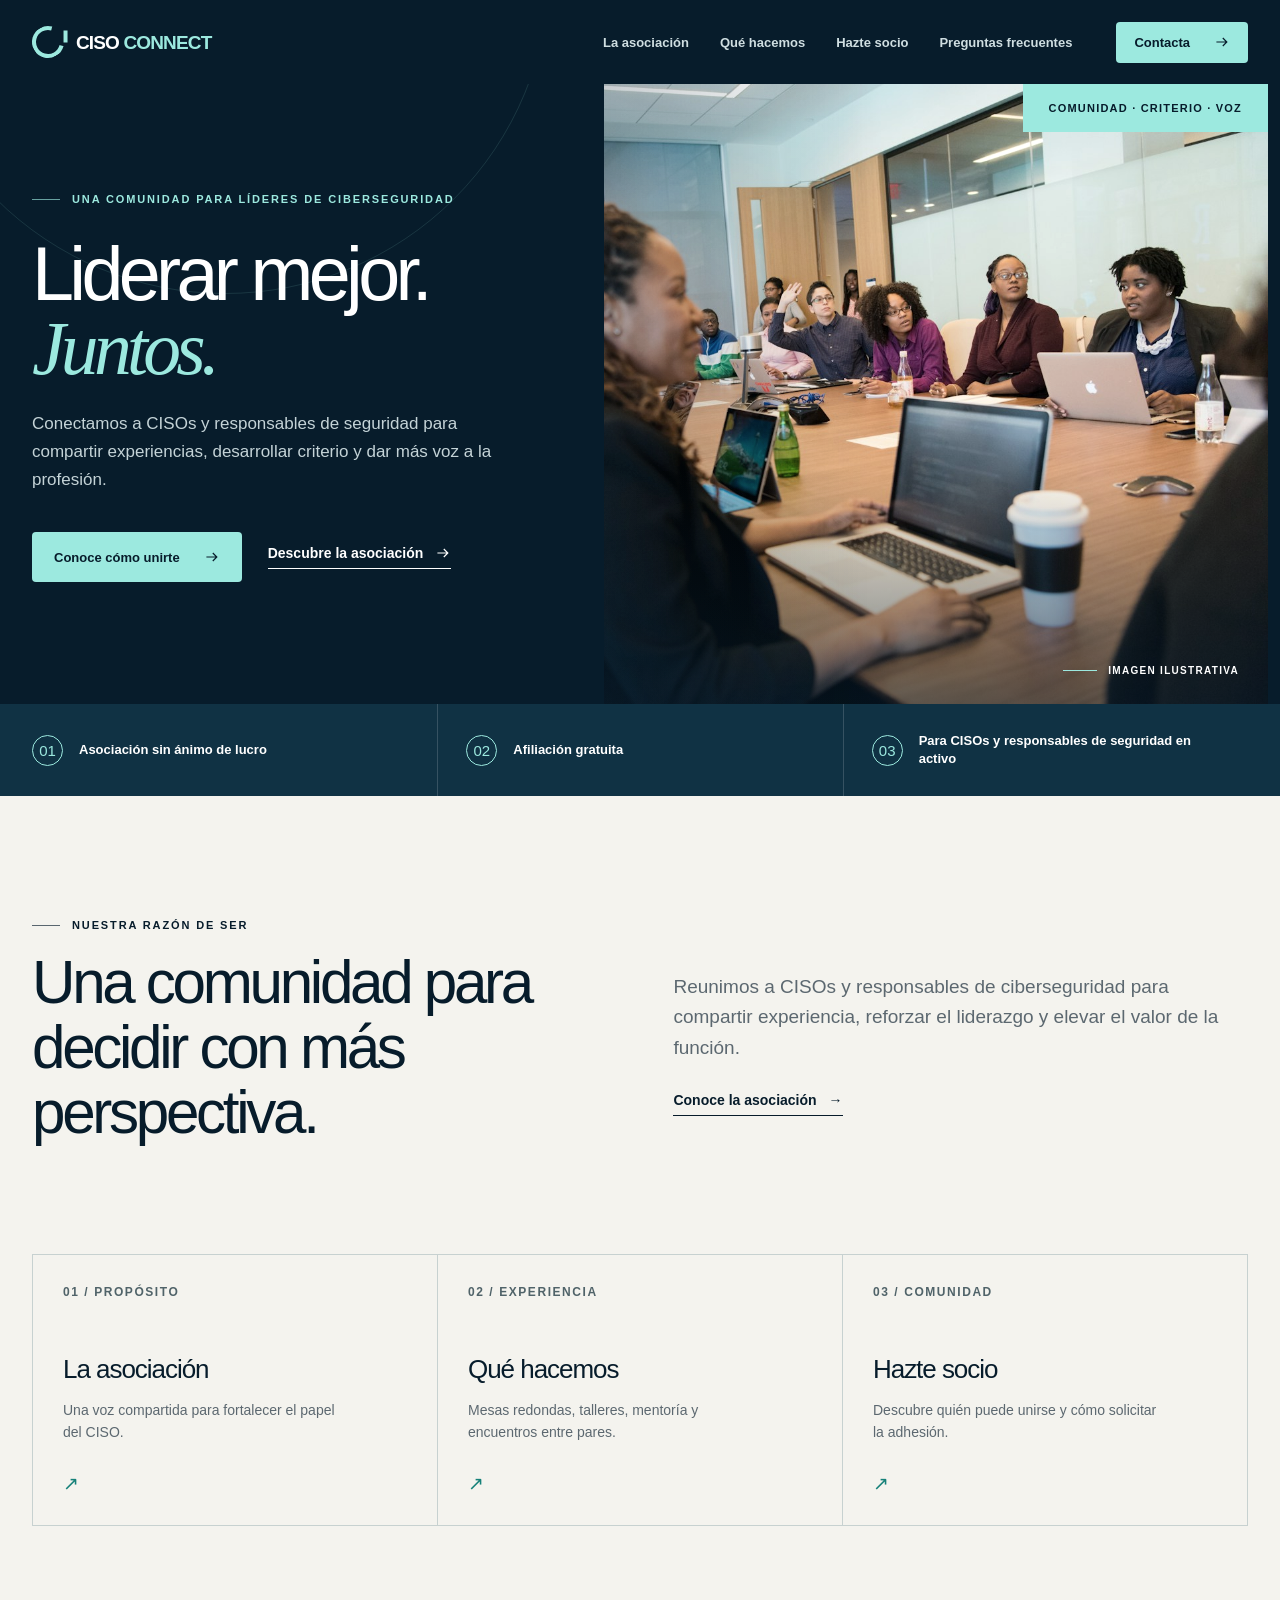
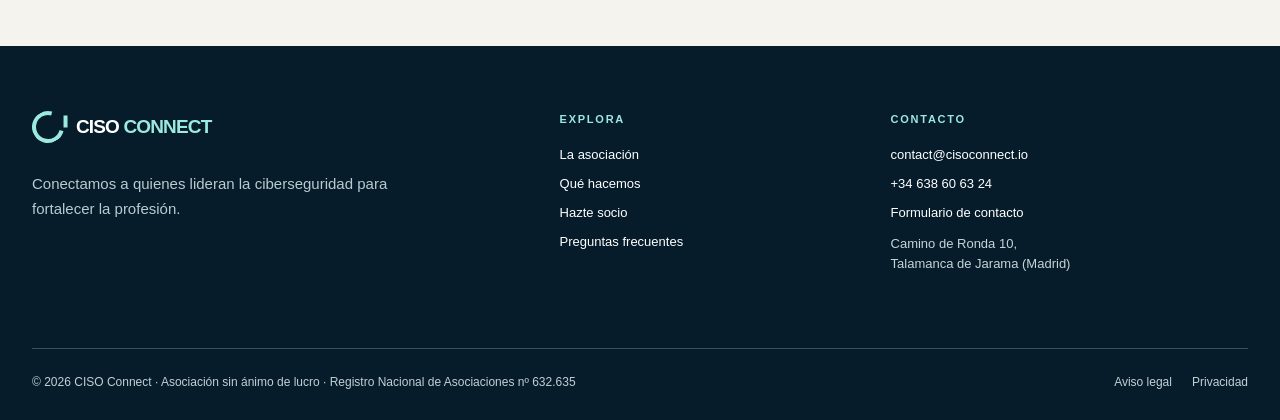
<file: index.html>
<!doctype html>
<html lang="es">
<head>
  <meta charset="utf-8">
  <meta name="viewport" content="width=device-width, initial-scale=1">
  <meta name="theme-color" content="#071c2b">
  <meta name="description" content="CISO Connect reúne a CISOs y responsables de seguridad para aprender entre pares, crecer como líderes y dar voz a la profesión.">
  <title>La comunidad de quienes lideran la ciberseguridad | CISO Connect</title>
  <link rel="icon" href="assets/favicon.svg" type="image/svg+xml">
  <link rel="stylesheet" href="assets/site.css">
  <link rel="preload" href="assets/roundtable.jpg" as="image" type="image/jpeg">
  <noscript><style>@media (max-width:760px){.nav{height:auto;display:block;padding-block:18px}.menu-toggle{display:none}.nav-links{position:static;display:flex;box-shadow:none;padding:18px 0 0}.nav-links .btn{margin-top:14px}}</style></noscript>
</head>
<body>
  <a class="skip" href="#main">Saltar al contenido</a>
  <header class="site-header">
    <div class="wrap nav">
      <a class="brand" href="index.html" aria-label="CISO Connect, inicio"><span class="brand-symbol" aria-hidden="true"></span><span class="brand-name">CISO <span>CONNECT</span></span></a>
      <button class="menu-toggle" type="button" aria-controls="primary-navigation" aria-expanded="false" aria-label="Abrir menú">
        <svg viewBox="0 0 24 24" fill="none" stroke="currentColor" stroke-width="1.7" stroke-linecap="round"><path d="M3 7h18M3 12h18M3 17h18"></path></svg>
      </button>
      <nav class="nav-links" id="primary-navigation" aria-label="Navegación principal">
        <a href="asociacion.html">La asociación</a><a href="actividades.html">Qué hacemos</a><a href="socios.html">Hazte socio</a><a href="preguntas.html">Preguntas frecuentes</a>
        <a class="btn" href="contacto.html">Contacta <svg viewBox="0 0 20 20" fill="none" stroke="currentColor" stroke-width="1.5"><path d="M3 10h13m-5-5 5 5-5 5"></path></svg></a>
      </nav>
    </div>
  </header>
  
  <main id="main"><section class="hero" id="inicio" aria-labelledby="hero-title">
      <div class="wrap hero-grid">
        <div class="hero-copy">
          <p class="eyebrow">Una comunidad para líderes de ciberseguridad</p>
          <h1 id="hero-title">Liderar mejor. <em>Juntos.</em></h1>
          <p class="hero-lead">Conectamos a CISOs y responsables de seguridad para compartir experiencias, desarrollar criterio y dar más voz a la profesión.</p>
          <div class="hero-actions">
            <a class="btn" href="socios.html">Conoce cómo unirte <svg viewBox="0 0 20 20" fill="none" stroke="currentColor" stroke-width="1.5"><path d="M3 10h13m-5-5 5 5-5 5"></path></svg></a>
            <a class="text-link" href="asociacion.html">Descubre la asociación <svg viewBox="0 0 20 20" fill="none" stroke="currentColor" stroke-width="1.5"><path d="M3 10h13m-5-5 5 5-5 5"></path></svg></a>
          </div>
        </div>
        <div class="hero-visual">
          <img src="assets/roundtable.jpg" width="1400" height="935" alt="Profesionales participando en una reunión de trabajo" fetchpriority="high">
          <span class="hero-note">Comunidad · Criterio · Voz</span>
          <span class="image-caption">Imagen ilustrativa</span>
        </div>
      </div>
    </section>
    <div class="fact-bar" aria-label="Datos de la asociación"><div class="wrap fact-list">
      <div><strong aria-hidden="true">01</strong><span>Asociación sin ánimo de lucro</span></div>
      <div><strong aria-hidden="true">02</strong><span>Afiliación gratuita</span></div>
      <div><strong aria-hidden="true">03</strong><span>Para CISOs y responsables de seguridad en activo</span></div>
    </div></div>

    
<section class="home-intro" aria-labelledby="home-intro-title"><div class="wrap home-intro-grid">
  <div><p class="eyebrow">Nuestra razón de ser</p><h2 id="home-intro-title">Una comunidad para decidir con más perspectiva.</h2></div>
  <div class="home-intro-copy"><p>Reunimos a CISOs y responsables de ciberseguridad para compartir experiencia, reforzar el liderazgo y elevar el valor de la función.</p><a class="text-link" href="asociacion.html">Conoce la asociación <span aria-hidden="true">→</span></a></div>
</div></section>
<section class="home-paths" aria-label="Explora CISO Connect"><div class="wrap home-paths-grid">
  <a class="path-card" href="asociacion.html"><span class="num">01 / PROPÓSITO</span><h3>La asociación</h3><p>Una voz compartida para fortalecer el papel del CISO.</p><span class="arrow" aria-hidden="true">↗</span></a>
  <a class="path-card" href="actividades.html"><span class="num">02 / EXPERIENCIA</span><h3>Qué hacemos</h3><p>Mesas redondas, talleres, mentoría y encuentros entre pares.</p><span class="arrow" aria-hidden="true">↗</span></a>
  <a class="path-card" href="socios.html"><span class="num">03 / COMUNIDAD</span><h3>Hazte socio</h3><p>Descubre quién puede unirse y cómo solicitar la adhesión.</p><span class="arrow" aria-hidden="true">↗</span></a>
</div></section></main>
  <footer class="footer"><div class="wrap">
    <div class="footer-top"><div><a class="brand" href="index.html" aria-label="CISO Connect, volver al inicio"><span class="brand-symbol" aria-hidden="true"></span><span class="brand-name">CISO <span>CONNECT</span></span></a><p class="footer-tagline">Conectamos a quienes lideran la ciberseguridad para fortalecer la profesión.</p></div>
      <div><h3>Explora</h3><nav class="footer-links" aria-label="Navegación de pie de página"><a href="asociacion.html">La asociación</a><a href="actividades.html">Qué hacemos</a><a href="socios.html">Hazte socio</a><a href="preguntas.html">Preguntas frecuentes</a></nav></div>
      <div><h3>Contacto</h3><div class="footer-links"><a href="mailto:contact@cisoconnect.io">contact@cisoconnect.io</a><a href="tel:+34638606324">+34 638 60 63 24</a><a href="contacto.html">Formulario de contacto</a><address>Camino de Ronda 10, <br>Talamanca de Jarama (Madrid)</address></div></div>
    </div>
    <div class="footer-bottom"><p>© <span id="year">2026</span> CISO Connect · Asociación sin ánimo de lucro · Registro Nacional de Asociaciones nº 632.635</p><div class="legal-links"><a href="aviso-legal.html">Aviso legal</a><a href="privacidad.html">Privacidad</a></div></div>
  </div></footer>
  
  <script src="assets/site.js" defer></script>
</body>
</html>
</file>
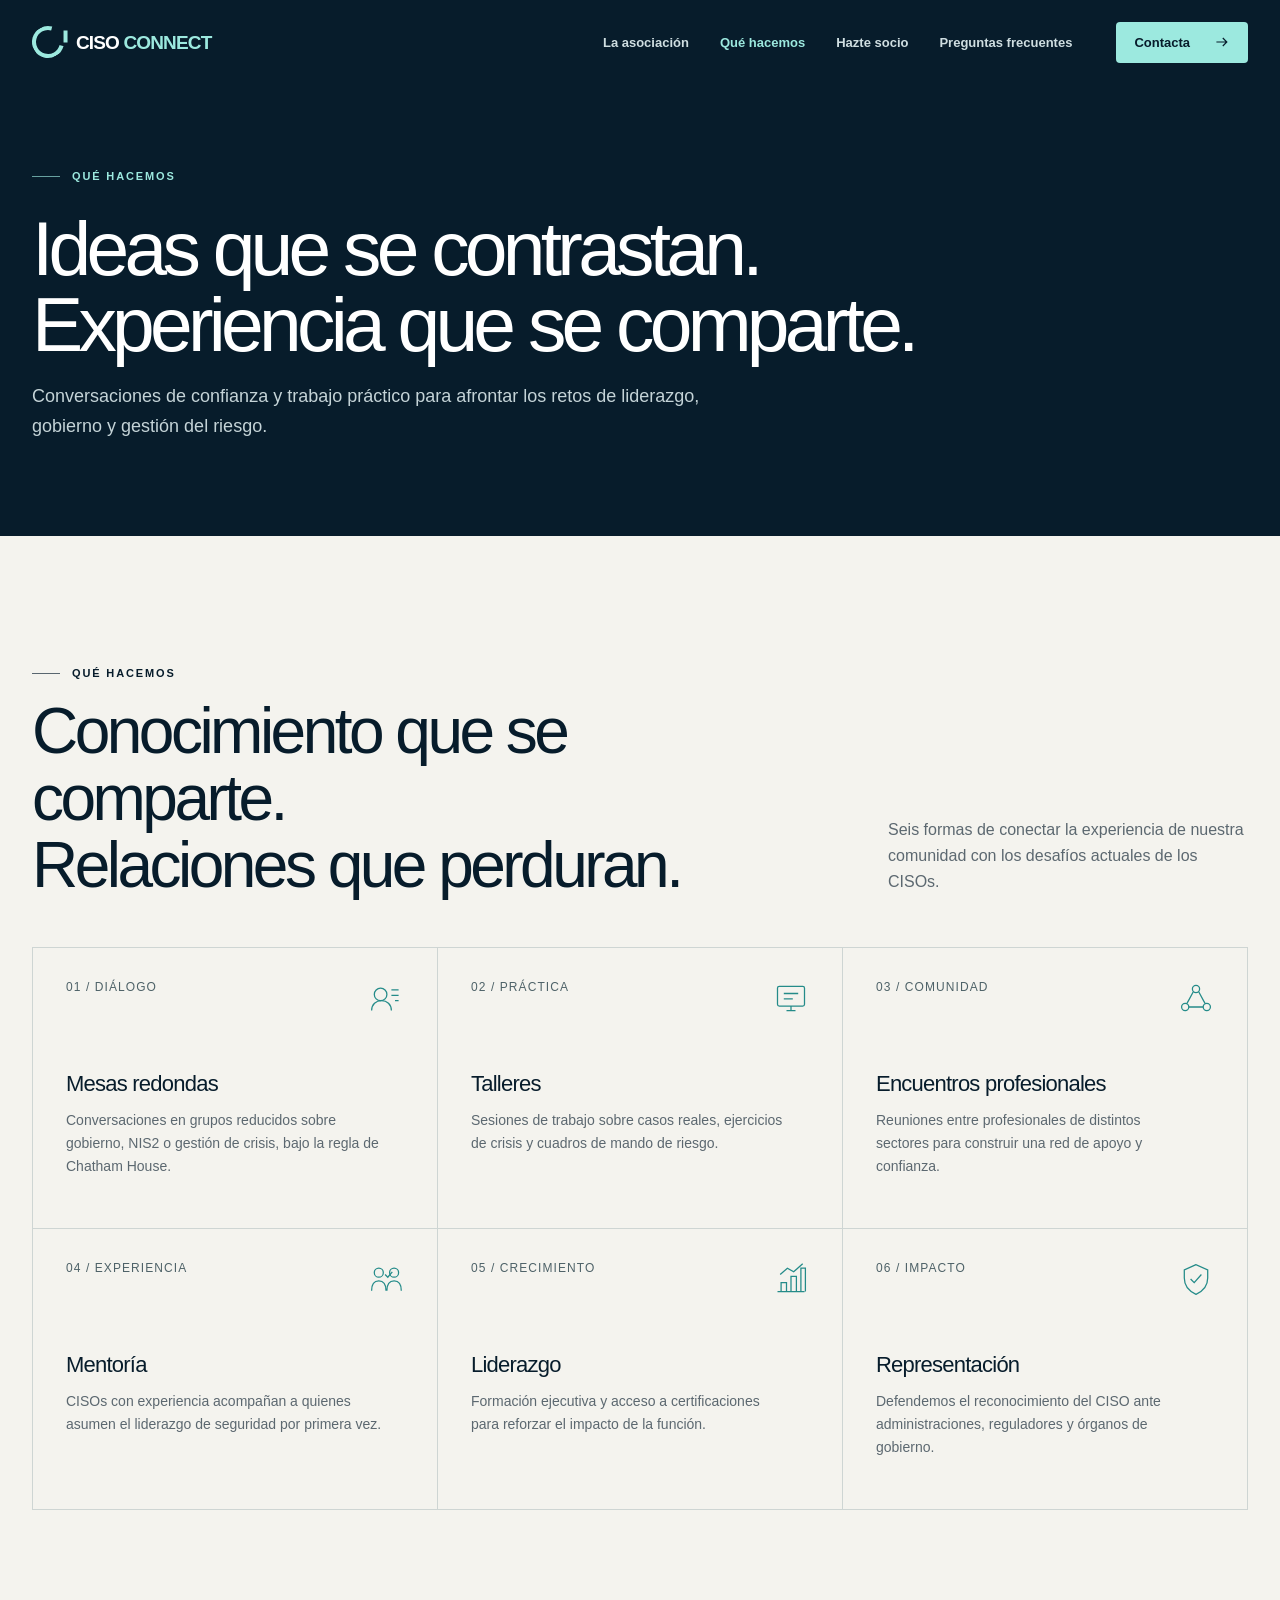
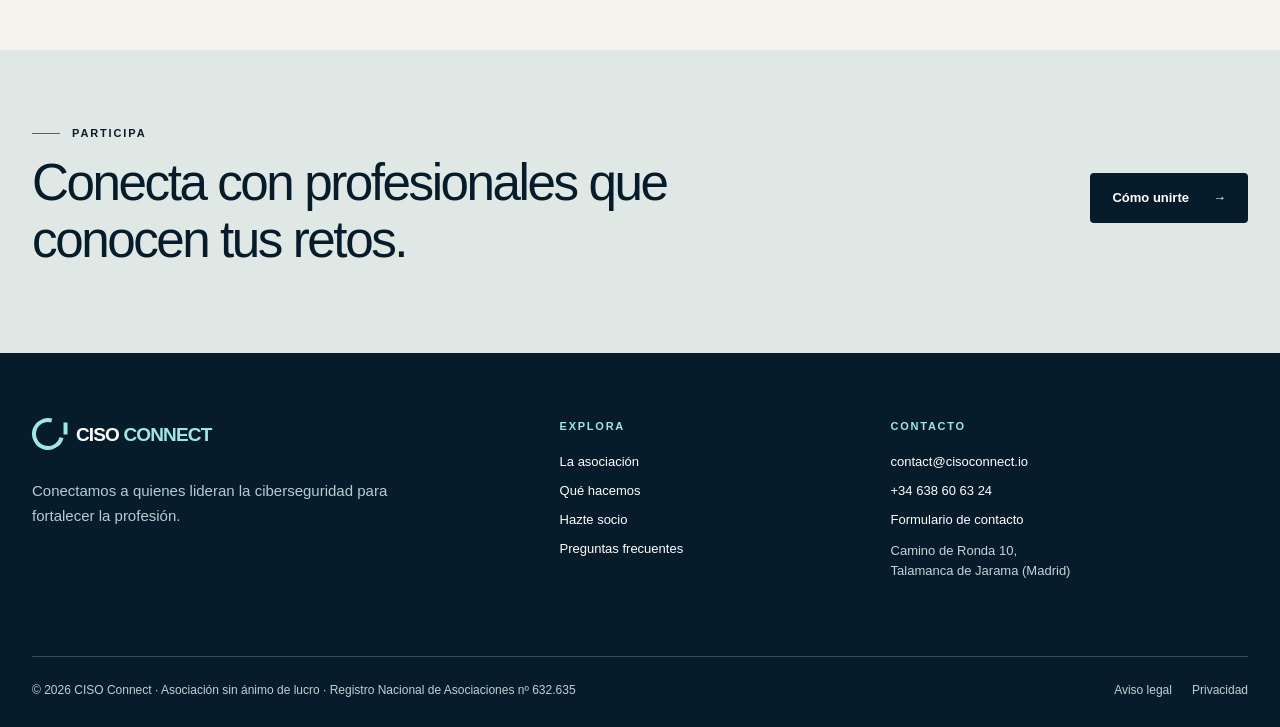
<file: actividades.html>
<!doctype html>
<html lang="es">
<head>
  <meta charset="utf-8">
  <meta name="viewport" content="width=device-width, initial-scale=1">
  <meta name="theme-color" content="#071c2b">
  <meta name="description" content="Mesas redondas, talleres, encuentros, mentoría y formación para los líderes de ciberseguridad de CISO Connect.">
  <title>Actividades | CISO Connect</title>
  <link rel="icon" href="assets/favicon.svg" type="image/svg+xml">
  <link rel="stylesheet" href="assets/site.css">
  
  <noscript><style>@media (max-width:760px){.nav{height:auto;display:block;padding-block:18px}.menu-toggle{display:none}.nav-links{position:static;display:flex;box-shadow:none;padding:18px 0 0}.nav-links .btn{margin-top:14px}}</style></noscript>
</head>
<body>
  <a class="skip" href="#main">Saltar al contenido</a>
  <header class="site-header">
    <div class="wrap nav">
      <a class="brand" href="index.html" aria-label="CISO Connect, inicio"><span class="brand-symbol" aria-hidden="true"></span><span class="brand-name">CISO <span>CONNECT</span></span></a>
      <button class="menu-toggle" type="button" aria-controls="primary-navigation" aria-expanded="false" aria-label="Abrir menú">
        <svg viewBox="0 0 24 24" fill="none" stroke="currentColor" stroke-width="1.7" stroke-linecap="round"><path d="M3 7h18M3 12h18M3 17h18"></path></svg>
      </button>
      <nav class="nav-links" id="primary-navigation" aria-label="Navegación principal">
        <a href="asociacion.html">La asociación</a><a href="actividades.html" aria-current="page">Qué hacemos</a><a href="socios.html">Hazte socio</a><a href="preguntas.html">Preguntas frecuentes</a>
        <a class="btn" href="contacto.html">Contacta <svg viewBox="0 0 20 20" fill="none" stroke="currentColor" stroke-width="1.5"><path d="M3 10h13m-5-5 5 5-5 5"></path></svg></a>
      </nav>
    </div>
  </header>
  
  <main id="main"><section class="page-hero" aria-labelledby="page-title"><div class="wrap"><p class="eyebrow">Qué hacemos</p><h1 id="page-title">Ideas que se contrastan. Experiencia que se comparte.</h1><p>Conversaciones de confianza y trabajo práctico para afrontar los retos de liderazgo, gobierno y gestión del riesgo.</p></div></section><section class="activities" id="actividades" aria-labelledby="activities-title"><div class="wrap">
      <div class="section-head"><div><p class="eyebrow">Qué hacemos</p><h2 id="activities-title">Conocimiento que se comparte.<br>Relaciones que perduran.</h2></div><p>Seis formas de conectar la experiencia de nuestra comunidad con los desafíos actuales de los CISOs.</p></div>
      <div class="activity-grid">
        <article class="activity"><div class="activity-top"><span>01 / DIÁLOGO</span><svg viewBox="0 0 40 40" fill="none" stroke="currentColor"><circle cx="14" cy="16" r="7"></circle><path d="M4 34c0-7 5-11 11-11s11 4 11 11M26 11h8m-8 6h8m-4 6h4"></path></svg></div><h3>Mesas redondas</h3><p>Conversaciones en grupos reducidos sobre gobierno, NIS2 o gestión de crisis, bajo la regla de Chatham House.</p></article>
        <article class="activity"><div class="activity-top"><span>02 / PRÁCTICA</span><svg viewBox="0 0 40 40" fill="none" stroke="currentColor"><rect x="5" y="7" width="30" height="22" rx="2"></rect><path d="M12 15h16M12 21h10M15 34h10m-5-5v5"></path></svg></div><h3>Talleres</h3><p>Sesiones de trabajo sobre casos reales, ejercicios de crisis y cuadros de mando de riesgo.</p></article>
        <article class="activity"><div class="activity-top"><span>03 / COMUNIDAD</span><svg viewBox="0 0 40 40" fill="none" stroke="currentColor"><circle cx="20" cy="10" r="4"></circle><circle cx="8" cy="30" r="4"></circle><circle cx="32" cy="30" r="4"></circle><path d="m17 13-7 13m13-13 7 13M12 30h16"></path></svg></div><h3>Encuentros profesionales</h3><p>Reuniones entre profesionales de distintos sectores para construir una red de apoyo y confianza.</p></article>
        <article class="activity"><div class="activity-top"><span>04 / EXPERIENCIA</span><svg viewBox="0 0 40 40" fill="none" stroke="currentColor"><circle cx="12" cy="13" r="5"></circle><circle cx="29" cy="13" r="5"></circle><path d="M4 33c0-7 3-11 8-11s8 4 8 11m1 0c0-7 3-11 8-11s8 4 8 11M19 15l3 3 5-6"></path></svg></div><h3>Mentoría</h3><p>CISOs con experiencia acompañan a quienes asumen el liderazgo de seguridad por primera vez.</p></article>
        <article class="activity"><div class="activity-top"><span>05 / CRECIMIENTO</span><svg viewBox="0 0 40 40" fill="none" stroke="currentColor"><path d="M5 34h30M9 34V24h6v10m5 0V17h6v17m5 0V8h5v26M8 15l8-7 7 4 10-9"></path></svg></div><h3>Liderazgo</h3><p>Formación ejecutiva y acceso a certificaciones para reforzar el impacto de la función.</p></article>
        <article class="activity"><div class="activity-top"><span>06 / IMPACTO</span><svg viewBox="0 0 40 40" fill="none" stroke="currentColor"><path d="M20 4 7 10v9c0 9 6 15 13 18 7-3 13-9 13-18v-9L20 4Z"></path><path d="m14 20 4 4 8-9"></path></svg></div><h3>Representación</h3><p>Defendemos el reconocimiento del CISO ante administraciones, reguladores y órganos de gobierno.</p></article>
      </div>
    </div></section>

    <section class="closing-cta"><div class="wrap"><div><p class="eyebrow">Participa</p><h2>Conecta con profesionales que conocen tus retos.</h2></div><a class="btn" href="socios.html">Cómo unirte <span aria-hidden="true">→</span></a></div></section></main>
  <footer class="footer"><div class="wrap">
    <div class="footer-top"><div><a class="brand" href="index.html" aria-label="CISO Connect, volver al inicio"><span class="brand-symbol" aria-hidden="true"></span><span class="brand-name">CISO <span>CONNECT</span></span></a><p class="footer-tagline">Conectamos a quienes lideran la ciberseguridad para fortalecer la profesión.</p></div>
      <div><h3>Explora</h3><nav class="footer-links" aria-label="Navegación de pie de página"><a href="asociacion.html">La asociación</a><a href="actividades.html">Qué hacemos</a><a href="socios.html">Hazte socio</a><a href="preguntas.html">Preguntas frecuentes</a></nav></div>
      <div><h3>Contacto</h3><div class="footer-links"><a href="mailto:contact@cisoconnect.io">contact@cisoconnect.io</a><a href="tel:+34638606324">+34 638 60 63 24</a><a href="contacto.html">Formulario de contacto</a><address>Camino de Ronda 10, <br>Talamanca de Jarama (Madrid)</address></div></div>
    </div>
    <div class="footer-bottom"><p>© <span id="year">2026</span> CISO Connect · Asociación sin ánimo de lucro · Registro Nacional de Asociaciones nº 632.635</p><div class="legal-links"><a href="aviso-legal.html">Aviso legal</a><a href="privacidad.html">Privacidad</a></div></div>
  </div></footer>
  
  <script src="assets/site.js" defer></script>
</body>
</html>
</file>
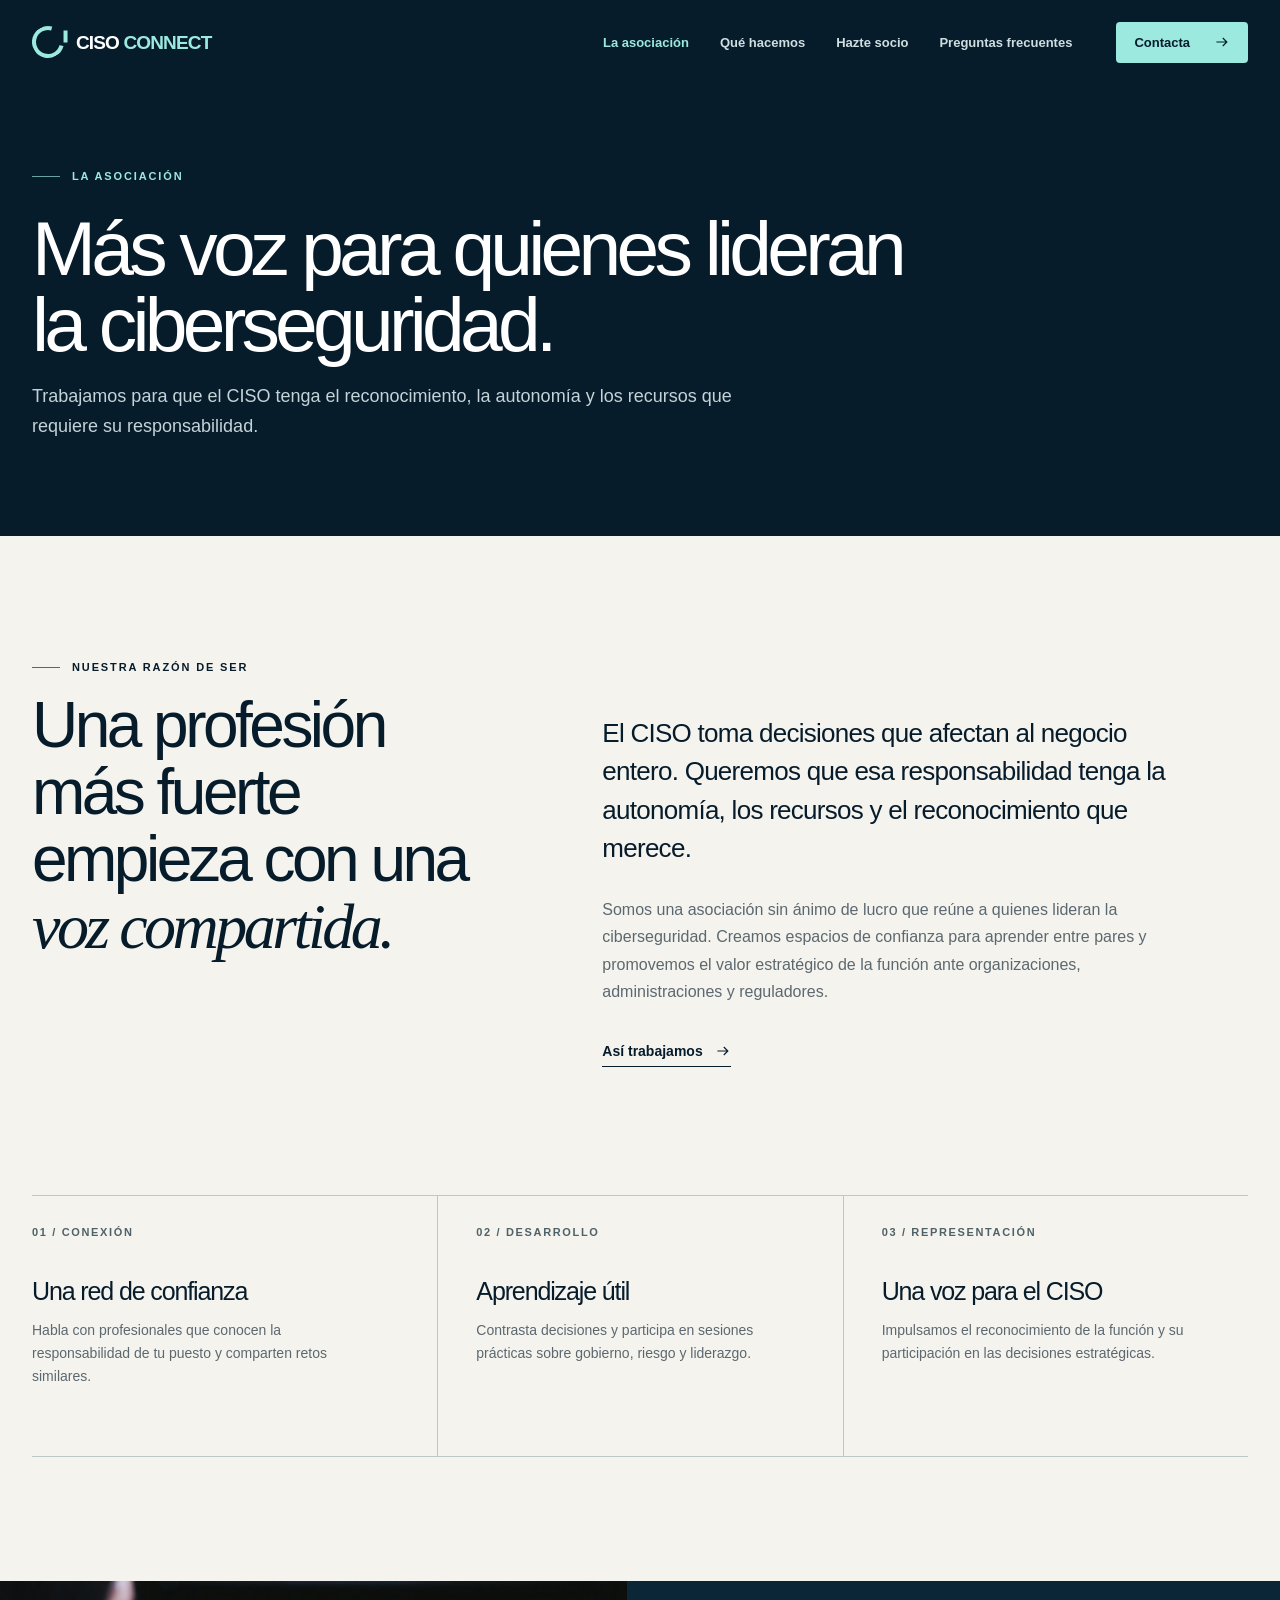
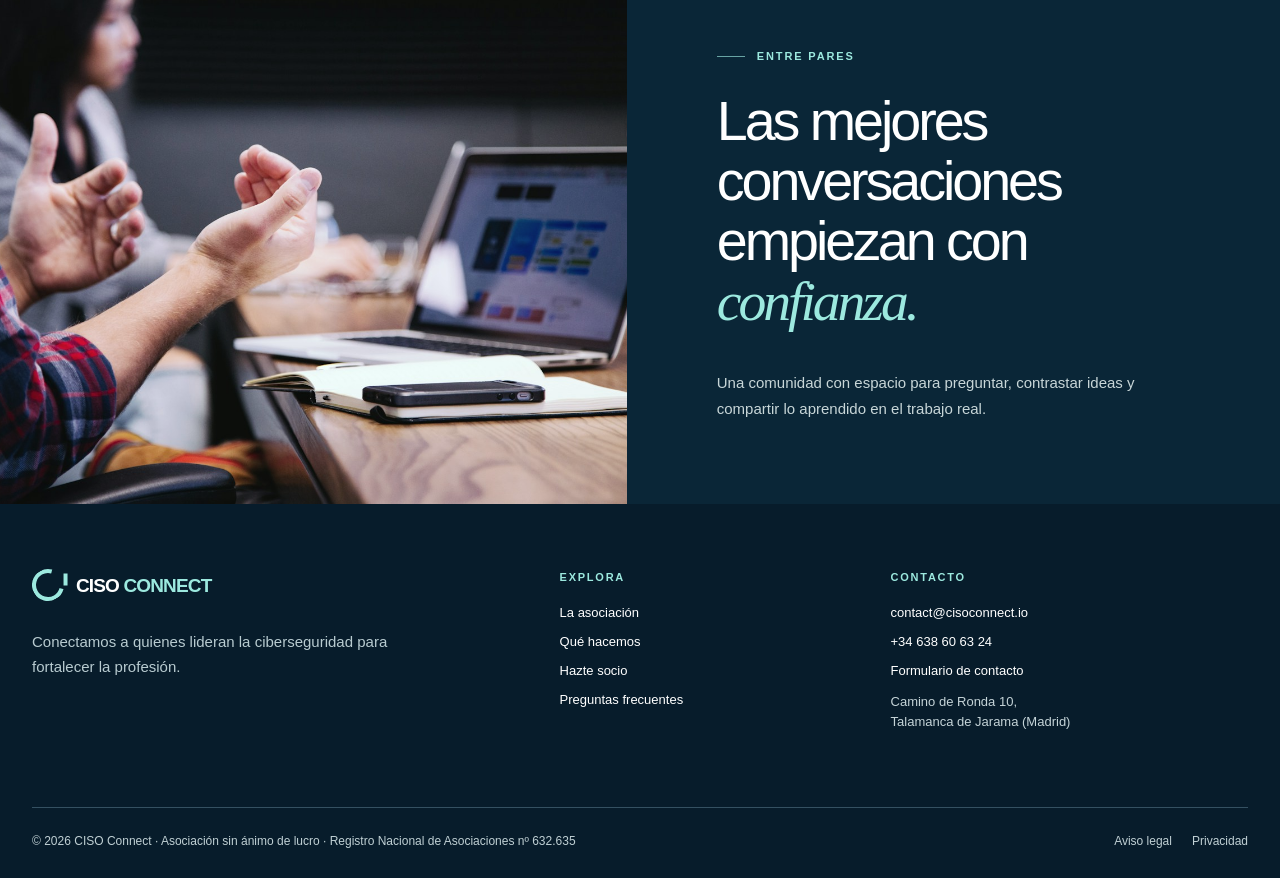
<file: asociacion.html>
<!doctype html>
<html lang="es">
<head>
  <meta charset="utf-8">
  <meta name="viewport" content="width=device-width, initial-scale=1">
  <meta name="theme-color" content="#071c2b">
  <meta name="description" content="Conoce la misión y la propuesta de valor de CISO Connect, asociación sin ánimo de lucro para CISOs y responsables de ciberseguridad.">
  <title>La asociación | CISO Connect</title>
  <link rel="icon" href="assets/favicon.svg" type="image/svg+xml">
  <link rel="stylesheet" href="assets/site.css">
  
  <noscript><style>@media (max-width:760px){.nav{height:auto;display:block;padding-block:18px}.menu-toggle{display:none}.nav-links{position:static;display:flex;box-shadow:none;padding:18px 0 0}.nav-links .btn{margin-top:14px}}</style></noscript>
</head>
<body>
  <a class="skip" href="#main">Saltar al contenido</a>
  <header class="site-header">
    <div class="wrap nav">
      <a class="brand" href="index.html" aria-label="CISO Connect, inicio"><span class="brand-symbol" aria-hidden="true"></span><span class="brand-name">CISO <span>CONNECT</span></span></a>
      <button class="menu-toggle" type="button" aria-controls="primary-navigation" aria-expanded="false" aria-label="Abrir menú">
        <svg viewBox="0 0 24 24" fill="none" stroke="currentColor" stroke-width="1.7" stroke-linecap="round"><path d="M3 7h18M3 12h18M3 17h18"></path></svg>
      </button>
      <nav class="nav-links" id="primary-navigation" aria-label="Navegación principal">
        <a href="asociacion.html" aria-current="page">La asociación</a><a href="actividades.html">Qué hacemos</a><a href="socios.html">Hazte socio</a><a href="preguntas.html">Preguntas frecuentes</a>
        <a class="btn" href="contacto.html">Contacta <svg viewBox="0 0 20 20" fill="none" stroke="currentColor" stroke-width="1.5"><path d="M3 10h13m-5-5 5 5-5 5"></path></svg></a>
      </nav>
    </div>
  </header>
  
  <main id="main"><section class="page-hero" aria-labelledby="page-title"><div class="wrap"><p class="eyebrow">La asociación</p><h1 id="page-title">Más voz para quienes lideran la ciberseguridad.</h1><p>Trabajamos para que el CISO tenga el reconocimiento, la autonomía y los recursos que requiere su responsabilidad.</p></div></section><section class="narrative" id="asociacion" aria-labelledby="mission-title"><div class="wrap narrative-grid">
      <div><p class="eyebrow">Nuestra razón de ser</p><h2 id="mission-title">Una profesión más fuerte empieza con una <em>voz compartida.</em></h2></div>
      <div class="narrative-body">
        <p>El CISO toma decisiones que afectan al negocio entero. Queremos que esa responsabilidad tenga la autonomía, los recursos y el reconocimiento que merece.</p>
        <p>Somos una asociación sin ánimo de lucro que reúne a quienes lideran la ciberseguridad. Creamos espacios de confianza para aprender entre pares y promovemos el valor estratégico de la función ante organizaciones, administraciones y reguladores.</p>
        <a class="text-link" href="actividades.html">Así trabajamos <svg viewBox="0 0 20 20" fill="none" stroke="currentColor" stroke-width="1.5"><path d="M3 10h13m-5-5 5 5-5 5"></path></svg></a>
      </div>
    </div></section>

    <section class="values" aria-label="Nuestra propuesta de valor"><div class="wrap values-grid">
      <article class="value"><span class="num">01 / CONEXIÓN</span><h3>Una red de confianza</h3><p>Habla con profesionales que conocen la responsabilidad de tu puesto y comparten retos similares.</p></article>
      <article class="value"><span class="num">02 / DESARROLLO</span><h3>Aprendizaje útil</h3><p>Contrasta decisiones y participa en sesiones prácticas sobre gobierno, riesgo y liderazgo.</p></article>
      <article class="value"><span class="num">03 / REPRESENTACIÓN</span><h3>Una voz para el CISO</h3><p>Impulsamos el reconocimiento de la función y su participación en las decisiones estratégicas.</p></article>
    </div></section>

    <section class="editorial" aria-labelledby="editorial-title"><div class="editorial-grid">
      <div class="editorial-photo"><img src="assets/collaboration.jpg" width="1400" height="933" alt="Una persona comparte ideas durante una reunión de trabajo" loading="lazy"></div>
      <div class="editorial-copy"><p class="eyebrow">Entre pares</p><h2 id="editorial-title">Las mejores conversaciones empiezan con <em>confianza.</em></h2><p>Una comunidad con espacio para preguntar, contrastar ideas y compartir lo aprendido en el trabajo real.</p></div>
    </div></section>

    </main>
  <footer class="footer"><div class="wrap">
    <div class="footer-top"><div><a class="brand" href="index.html" aria-label="CISO Connect, volver al inicio"><span class="brand-symbol" aria-hidden="true"></span><span class="brand-name">CISO <span>CONNECT</span></span></a><p class="footer-tagline">Conectamos a quienes lideran la ciberseguridad para fortalecer la profesión.</p></div>
      <div><h3>Explora</h3><nav class="footer-links" aria-label="Navegación de pie de página"><a href="asociacion.html">La asociación</a><a href="actividades.html">Qué hacemos</a><a href="socios.html">Hazte socio</a><a href="preguntas.html">Preguntas frecuentes</a></nav></div>
      <div><h3>Contacto</h3><div class="footer-links"><a href="mailto:contact@cisoconnect.io">contact@cisoconnect.io</a><a href="tel:+34638606324">+34 638 60 63 24</a><a href="contacto.html">Formulario de contacto</a><address>Camino de Ronda 10, <br>Talamanca de Jarama (Madrid)</address></div></div>
    </div>
    <div class="footer-bottom"><p>© <span id="year">2026</span> CISO Connect · Asociación sin ánimo de lucro · Registro Nacional de Asociaciones nº 632.635</p><div class="legal-links"><a href="aviso-legal.html">Aviso legal</a><a href="privacidad.html">Privacidad</a></div></div>
  </div></footer>
  
  <script src="assets/site.js" defer></script>
</body>
</html>
</file>
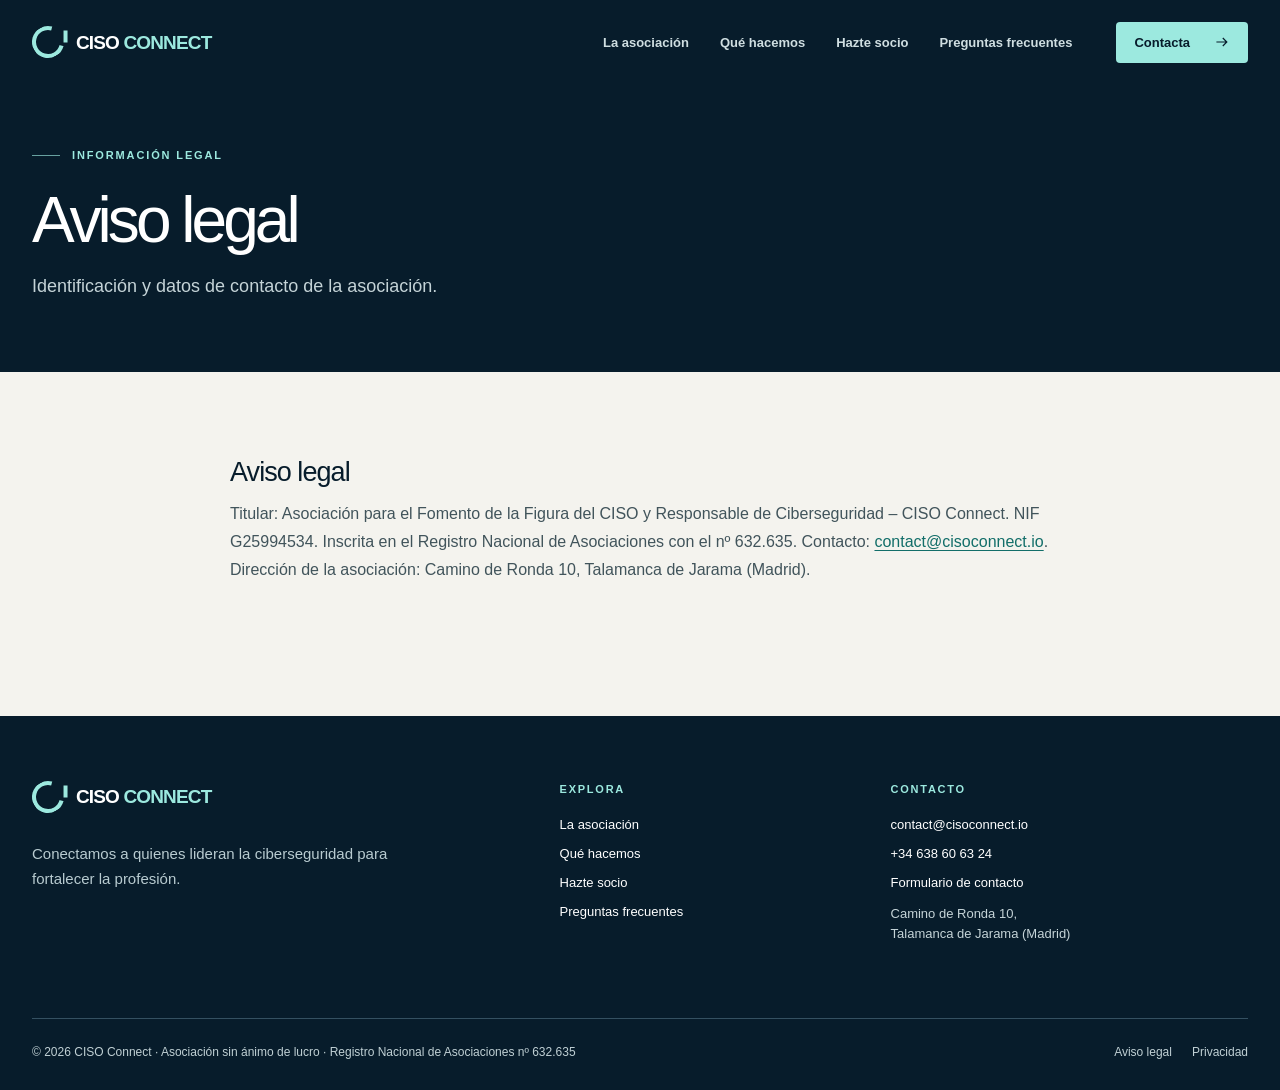
<file: aviso-legal.html>
<!doctype html>
<html lang="es">
<head>
  <meta charset="utf-8">
  <meta name="viewport" content="width=device-width, initial-scale=1">
  <meta name="theme-color" content="#071c2b">
  <meta name="description" content="Datos legales y de contacto de la Asociación para el Fomento de la Figura del CISO y Responsable de Ciberseguridad.">
  <title>Aviso legal | CISO Connect</title>
  <link rel="icon" href="assets/favicon.svg" type="image/svg+xml">
  <link rel="stylesheet" href="assets/site.css">
  
  <noscript><style>@media (max-width:760px){.nav{height:auto;display:block;padding-block:18px}.menu-toggle{display:none}.nav-links{position:static;display:flex;box-shadow:none;padding:18px 0 0}.nav-links .btn{margin-top:14px}}</style></noscript>
</head>
<body>
  <a class="skip" href="#main">Saltar al contenido</a>
  <header class="site-header">
    <div class="wrap nav">
      <a class="brand" href="index.html" aria-label="CISO Connect, inicio"><span class="brand-symbol" aria-hidden="true"></span><span class="brand-name">CISO <span>CONNECT</span></span></a>
      <button class="menu-toggle" type="button" aria-controls="primary-navigation" aria-expanded="false" aria-label="Abrir menú">
        <svg viewBox="0 0 24 24" fill="none" stroke="currentColor" stroke-width="1.7" stroke-linecap="round"><path d="M3 7h18M3 12h18M3 17h18"></path></svg>
      </button>
      <nav class="nav-links" id="primary-navigation" aria-label="Navegación principal">
        <a href="asociacion.html">La asociación</a><a href="actividades.html">Qué hacemos</a><a href="socios.html">Hazte socio</a><a href="preguntas.html">Preguntas frecuentes</a>
        <a class="btn" href="contacto.html">Contacta <svg viewBox="0 0 20 20" fill="none" stroke="currentColor" stroke-width="1.5"><path d="M3 10h13m-5-5 5 5-5 5"></path></svg></a>
      </nav>
    </div>
  </header>
  
  <main id="main"><section class="page-hero compact" aria-labelledby="page-title"><div class="wrap"><p class="eyebrow">Información legal</p><h1 id="page-title">Aviso legal</h1><p>Identificación y datos de contacto de la asociación.</p></div></section><section class="legal-page"><div class="wrap"><section id="aviso-legal" aria-labelledby="legal-title"><h2 id="legal-title">Aviso legal</h2><p>Titular: Asociación para el Fomento de la Figura del CISO y Responsable de Ciberseguridad – CISO Connect. NIF G25994534. Inscrita en el Registro Nacional de Asociaciones con el nº 632.635. Contacto: <a href="mailto:contact@cisoconnect.io">contact@cisoconnect.io</a>. Dirección de la asociación: Camino de Ronda 10, Talamanca de Jarama (Madrid).</p></section>
    </div></section></main>
  <footer class="footer"><div class="wrap">
    <div class="footer-top"><div><a class="brand" href="index.html" aria-label="CISO Connect, volver al inicio"><span class="brand-symbol" aria-hidden="true"></span><span class="brand-name">CISO <span>CONNECT</span></span></a><p class="footer-tagline">Conectamos a quienes lideran la ciberseguridad para fortalecer la profesión.</p></div>
      <div><h3>Explora</h3><nav class="footer-links" aria-label="Navegación de pie de página"><a href="asociacion.html">La asociación</a><a href="actividades.html">Qué hacemos</a><a href="socios.html">Hazte socio</a><a href="preguntas.html">Preguntas frecuentes</a></nav></div>
      <div><h3>Contacto</h3><div class="footer-links"><a href="mailto:contact@cisoconnect.io">contact@cisoconnect.io</a><a href="tel:+34638606324">+34 638 60 63 24</a><a href="contacto.html">Formulario de contacto</a><address>Camino de Ronda 10, <br>Talamanca de Jarama (Madrid)</address></div></div>
    </div>
    <div class="footer-bottom"><p>© <span id="year">2026</span> CISO Connect · Asociación sin ánimo de lucro · Registro Nacional de Asociaciones nº 632.635</p><div class="legal-links"><a href="aviso-legal.html">Aviso legal</a><a href="privacidad.html">Privacidad</a></div></div>
  </div></footer>
  
  <script src="assets/site.js" defer></script>
</body>
</html>
</file>
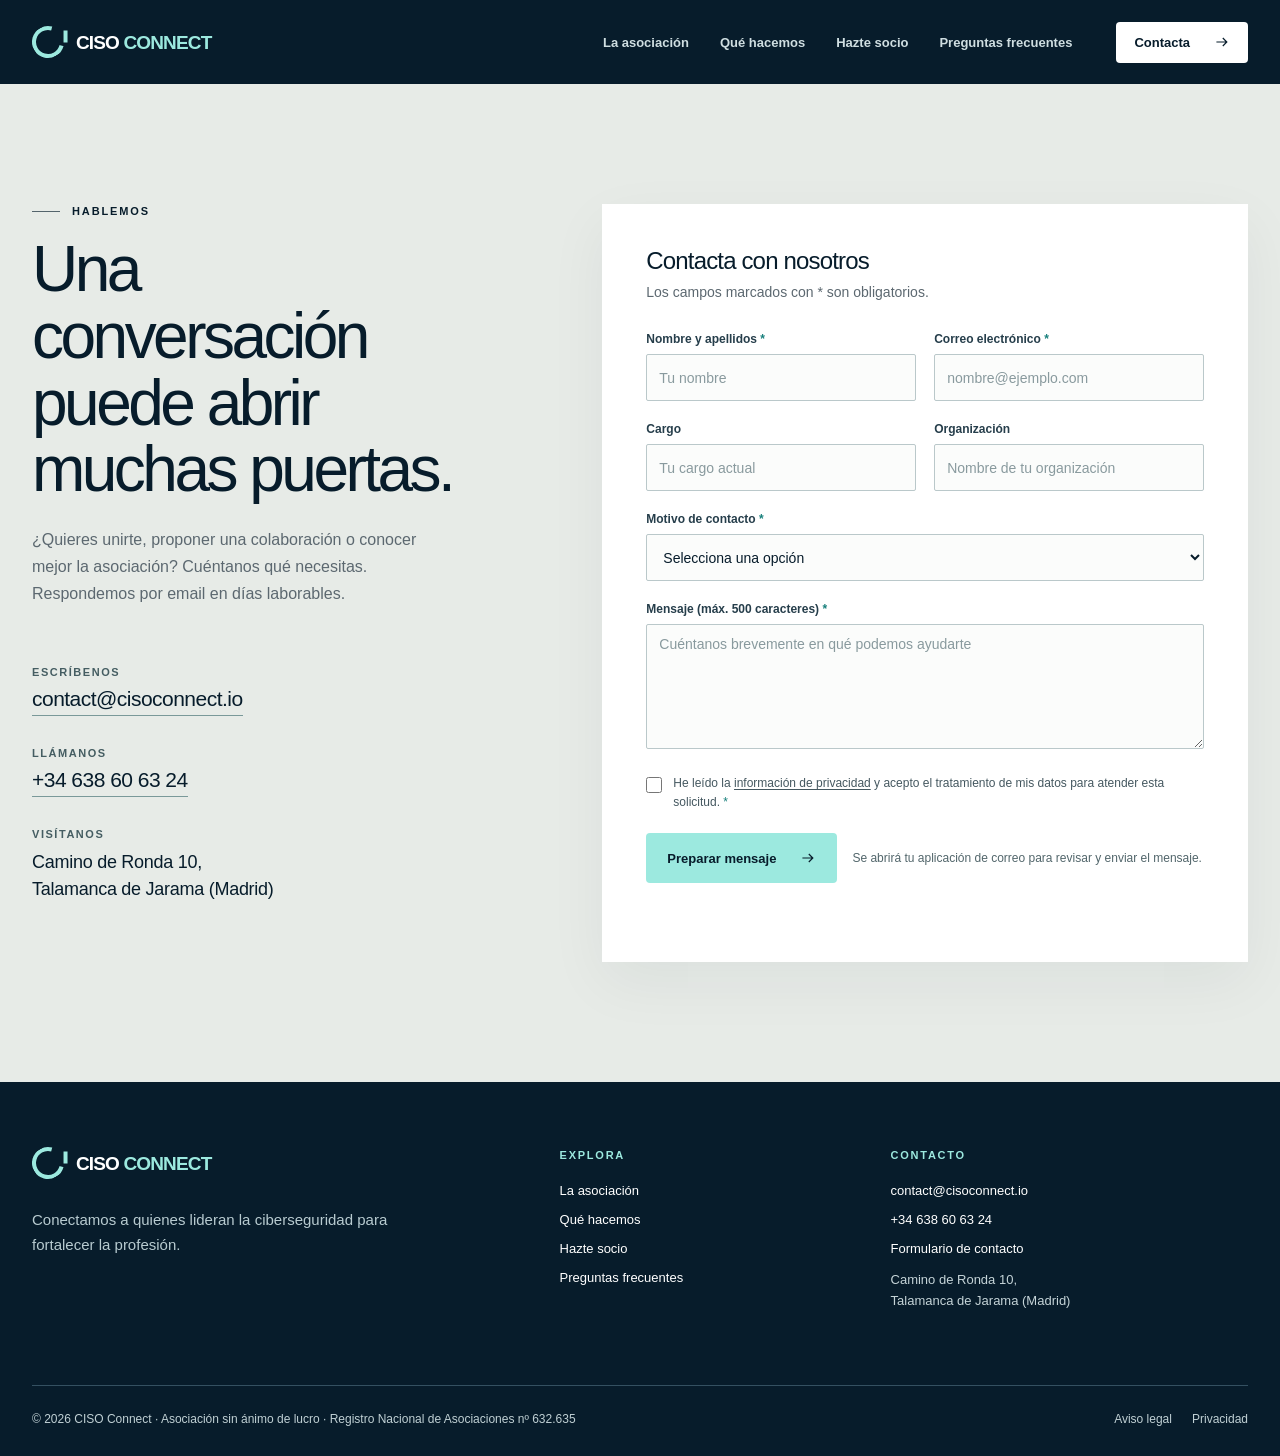
<file: contacto.html>
<!doctype html>
<html lang="es">
<head>
  <meta charset="utf-8">
  <meta name="viewport" content="width=device-width, initial-scale=1">
  <meta name="theme-color" content="#071c2b">
  <meta name="description" content="Contacta con CISO Connect para solicitar la adhesión, proponer una colaboración o resolver tus dudas. Camino de Ronda 10, Talamanca de Jarama (Madrid).">
  <title>Contacto | CISO Connect</title>
  <link rel="icon" href="assets/favicon.svg" type="image/svg+xml">
  <link rel="stylesheet" href="assets/site.css">
  
  <noscript><style>@media (max-width:760px){.nav{height:auto;display:block;padding-block:18px}.menu-toggle{display:none}.nav-links{position:static;display:flex;box-shadow:none;padding:18px 0 0}.nav-links .btn{margin-top:14px}}</style></noscript>
</head>
<body>
  <a class="skip" href="#main">Saltar al contenido</a>
  <header class="site-header">
    <div class="wrap nav">
      <a class="brand" href="index.html" aria-label="CISO Connect, inicio"><span class="brand-symbol" aria-hidden="true"></span><span class="brand-name">CISO <span>CONNECT</span></span></a>
      <button class="menu-toggle" type="button" aria-controls="primary-navigation" aria-expanded="false" aria-label="Abrir menú">
        <svg viewBox="0 0 24 24" fill="none" stroke="currentColor" stroke-width="1.7" stroke-linecap="round"><path d="M3 7h18M3 12h18M3 17h18"></path></svg>
      </button>
      <nav class="nav-links" id="primary-navigation" aria-label="Navegación principal">
        <a href="asociacion.html">La asociación</a><a href="actividades.html">Qué hacemos</a><a href="socios.html">Hazte socio</a><a href="preguntas.html">Preguntas frecuentes</a>
        <a class="btn" href="contacto.html" aria-current="page">Contacta <svg viewBox="0 0 20 20" fill="none" stroke="currentColor" stroke-width="1.5"><path d="M3 10h13m-5-5 5 5-5 5"></path></svg></a>
      </nav>
    </div>
  </header>
  
  <main id="main"><section class="contact" id="contacto" aria-labelledby="contact-title"><div class="wrap contact-grid">
      <div><p class="eyebrow">Hablemos</p><h1 id="contact-title">Una conversación puede abrir muchas puertas.</h1><p class="contact-intro">¿Quieres unirte, proponer una colaboración o conocer mejor la asociación? Cuéntanos qué necesitas. Respondemos por email en días laborables.</p>
        <div class="contact-methods"><span>Escríbenos</span><a href="mailto:contact@cisoconnect.io">contact@cisoconnect.io</a><span>Llámanos</span><a href="tel:+34638606324">+34 638 60 63 24</a><div><span>Visítanos</span><address>Camino de Ronda 10, <br>Talamanca de Jarama (Madrid)</address></div></div>
      </div>
      <div class="form-panel"><h3>Contacta con nosotros</h3><p>Los campos marcados con * son obligatorios.</p>
        <form id="contact-form" method="post" action="mailto:contact@cisoconnect.io" enctype="text/plain">
          <div class="form-grid">
            <div><label for="full-name">Nombre y apellidos <span class="required">*</span></label><input id="full-name" name="name" autocomplete="name" maxlength="100" required placeholder="Tu nombre"></div>
            <div><label for="email">Correo electrónico <span class="required">*</span></label><input id="email" name="email" type="email" autocomplete="email" maxlength="180" required placeholder="nombre@ejemplo.com"></div>
            <div><label for="role">Cargo <span class="required membership-required" hidden>*</span></label><input id="role" name="role" autocomplete="organization-title" maxlength="120" placeholder="Tu cargo actual"></div>
            <div><label for="organization">Organización <span class="required membership-required" hidden>*</span></label><input id="organization" name="organization" autocomplete="organization" maxlength="150" placeholder="Nombre de tu organización"></div>
            <div class="field-full"><label for="subject">Motivo de contacto <span class="required">*</span></label><select id="subject" name="subject" required><option value="" selected disabled>Selecciona una opción</option><option>Quiero asociarme</option><option>Colaboración</option><option>Consulta general</option></select></div>
            <div class="field-full"><label for="message">Mensaje (máx. 500 caracteres) <span class="required">*</span></label><textarea id="message" name="message" maxlength="500" required placeholder="Cuéntanos brevemente en qué podemos ayudarte"></textarea></div>
          </div>
          <div class="consent"><input id="privacy-consent" name="privacy" type="checkbox" required><label for="privacy-consent">He leído la <a href="privacidad.html">información de privacidad</a> y acepto el tratamiento de mis datos para atender esta solicitud. <span class="required">*</span></label></div>
          <div class="form-actions"><button class="btn" type="submit">Preparar mensaje <svg viewBox="0 0 20 20" fill="none" stroke="currentColor" stroke-width="1.5"><path d="M3 10h13m-5-5 5 5-5 5"></path></svg></button><span class="form-note">Se abrirá tu aplicación de correo para revisar y enviar el mensaje.</span></div>
          <p class="form-status" id="form-status" role="status" aria-live="polite"></p>
        </form>
      </div>
    </div></section>
  </main>
  <footer class="footer"><div class="wrap">
    <div class="footer-top"><div><a class="brand" href="index.html" aria-label="CISO Connect, volver al inicio"><span class="brand-symbol" aria-hidden="true"></span><span class="brand-name">CISO <span>CONNECT</span></span></a><p class="footer-tagline">Conectamos a quienes lideran la ciberseguridad para fortalecer la profesión.</p></div>
      <div><h3>Explora</h3><nav class="footer-links" aria-label="Navegación de pie de página"><a href="asociacion.html">La asociación</a><a href="actividades.html">Qué hacemos</a><a href="socios.html">Hazte socio</a><a href="preguntas.html">Preguntas frecuentes</a></nav></div>
      <div><h3>Contacto</h3><div class="footer-links"><a href="mailto:contact@cisoconnect.io">contact@cisoconnect.io</a><a href="tel:+34638606324">+34 638 60 63 24</a><a href="contacto.html">Formulario de contacto</a><address>Camino de Ronda 10, <br>Talamanca de Jarama (Madrid)</address></div></div>
    </div>
    <div class="footer-bottom"><p>© <span id="year">2026</span> CISO Connect · Asociación sin ánimo de lucro · Registro Nacional de Asociaciones nº 632.635</p><div class="legal-links"><a href="aviso-legal.html">Aviso legal</a><a href="privacidad.html">Privacidad</a></div></div>
  </div></footer>
  
  <script src="assets/site.js" defer></script>
</body>
</html>
</file>
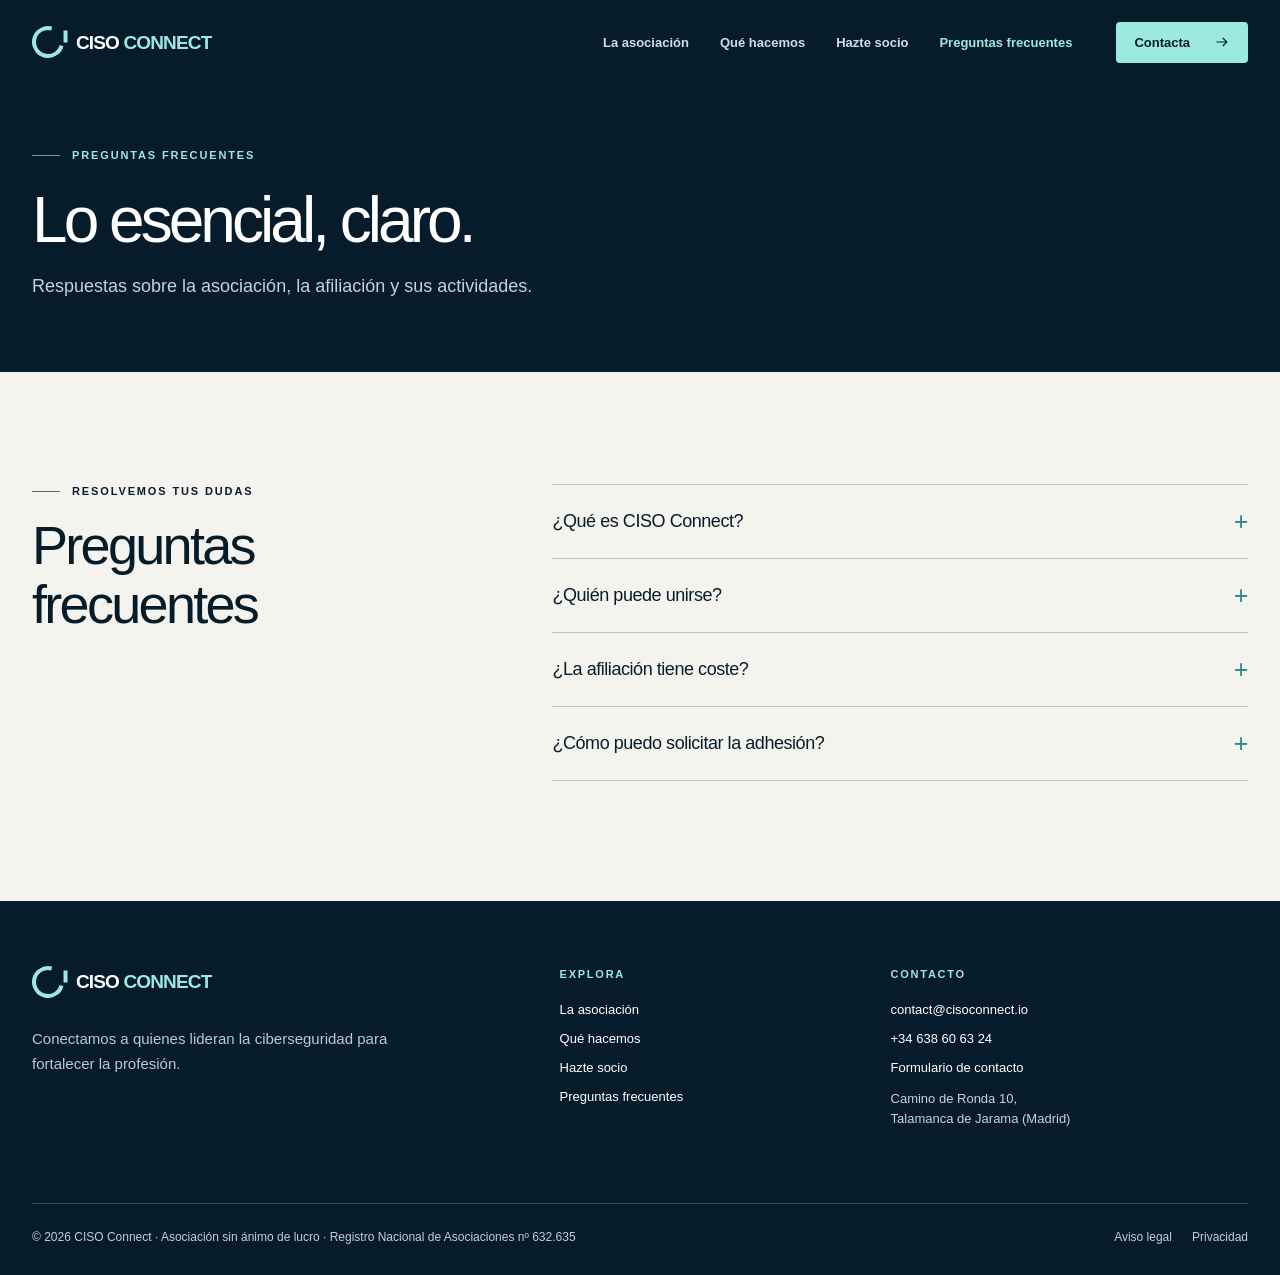
<file: preguntas.html>
<!doctype html>
<html lang="es">
<head>
  <meta charset="utf-8">
  <meta name="viewport" content="width=device-width, initial-scale=1">
  <meta name="theme-color" content="#071c2b">
  <meta name="description" content="Respuestas a las preguntas más habituales sobre CISO Connect, la afiliación y las actividades.">
  <title>Preguntas frecuentes | CISO Connect</title>
  <link rel="icon" href="assets/favicon.svg" type="image/svg+xml">
  <link rel="stylesheet" href="assets/site.css">
  
  <noscript><style>@media (max-width:760px){.nav{height:auto;display:block;padding-block:18px}.menu-toggle{display:none}.nav-links{position:static;display:flex;box-shadow:none;padding:18px 0 0}.nav-links .btn{margin-top:14px}}</style></noscript>
</head>
<body>
  <a class="skip" href="#main">Saltar al contenido</a>
  <header class="site-header">
    <div class="wrap nav">
      <a class="brand" href="index.html" aria-label="CISO Connect, inicio"><span class="brand-symbol" aria-hidden="true"></span><span class="brand-name">CISO <span>CONNECT</span></span></a>
      <button class="menu-toggle" type="button" aria-controls="primary-navigation" aria-expanded="false" aria-label="Abrir menú">
        <svg viewBox="0 0 24 24" fill="none" stroke="currentColor" stroke-width="1.7" stroke-linecap="round"><path d="M3 7h18M3 12h18M3 17h18"></path></svg>
      </button>
      <nav class="nav-links" id="primary-navigation" aria-label="Navegación principal">
        <a href="asociacion.html">La asociación</a><a href="actividades.html">Qué hacemos</a><a href="socios.html">Hazte socio</a><a href="preguntas.html" aria-current="page">Preguntas frecuentes</a>
        <a class="btn" href="contacto.html">Contacta <svg viewBox="0 0 20 20" fill="none" stroke="currentColor" stroke-width="1.5"><path d="M3 10h13m-5-5 5 5-5 5"></path></svg></a>
      </nav>
    </div>
  </header>
  
  <main id="main"><section class="page-hero compact" aria-labelledby="page-title"><div class="wrap"><p class="eyebrow">Preguntas frecuentes</p><h1 id="page-title">Lo esencial, claro.</h1><p>Respuestas sobre la asociación, la afiliación y sus actividades.</p></div></section><section class="faq" id="preguntas" aria-labelledby="faq-title"><div class="wrap faq-grid">
      <div><p class="eyebrow">Resolvemos tus dudas</p><h2 id="faq-title">Preguntas frecuentes</h2></div>
      <div class="faq-list">
        <details><summary>¿Qué es CISO Connect?</summary><p>Una asociación sin ánimo de lucro dedicada a apoyar a los responsables de ciberseguridad mediante conexión entre pares, formación y defensa profesional. Está inscrita en el Registro Nacional de Asociaciones con el número 632.635.</p></details>
        <details><summary>¿Quién puede unirse?</summary><p>La asociación está abierta a CISOs y responsables de ciberseguridad en activo. La junta directiva revisa cada solicitud de adhesión.</p></details>
        <details><summary>¿La afiliación tiene coste?</summary><p>No. La afiliación a CISO Connect es gratuita.</p></details>
        <details><summary>¿Cómo puedo solicitar la adhesión?</summary><p>Escríbenos a contact@cisoconnect.io o utiliza el formulario. Incluye tu nombre, cargo y organización para que podamos revisar la solicitud y responderte.</p></details>
      </div>
    </div></section>

    </main>
  <footer class="footer"><div class="wrap">
    <div class="footer-top"><div><a class="brand" href="index.html" aria-label="CISO Connect, volver al inicio"><span class="brand-symbol" aria-hidden="true"></span><span class="brand-name">CISO <span>CONNECT</span></span></a><p class="footer-tagline">Conectamos a quienes lideran la ciberseguridad para fortalecer la profesión.</p></div>
      <div><h3>Explora</h3><nav class="footer-links" aria-label="Navegación de pie de página"><a href="asociacion.html">La asociación</a><a href="actividades.html">Qué hacemos</a><a href="socios.html">Hazte socio</a><a href="preguntas.html">Preguntas frecuentes</a></nav></div>
      <div><h3>Contacto</h3><div class="footer-links"><a href="mailto:contact@cisoconnect.io">contact@cisoconnect.io</a><a href="tel:+34638606324">+34 638 60 63 24</a><a href="contacto.html">Formulario de contacto</a><address>Camino de Ronda 10, <br>Talamanca de Jarama (Madrid)</address></div></div>
    </div>
    <div class="footer-bottom"><p>© <span id="year">2026</span> CISO Connect · Asociación sin ánimo de lucro · Registro Nacional de Asociaciones nº 632.635</p><div class="legal-links"><a href="aviso-legal.html">Aviso legal</a><a href="privacidad.html">Privacidad</a></div></div>
  </div></footer>
  
  <script src="assets/site.js" defer></script>
</body>
</html>
</file>
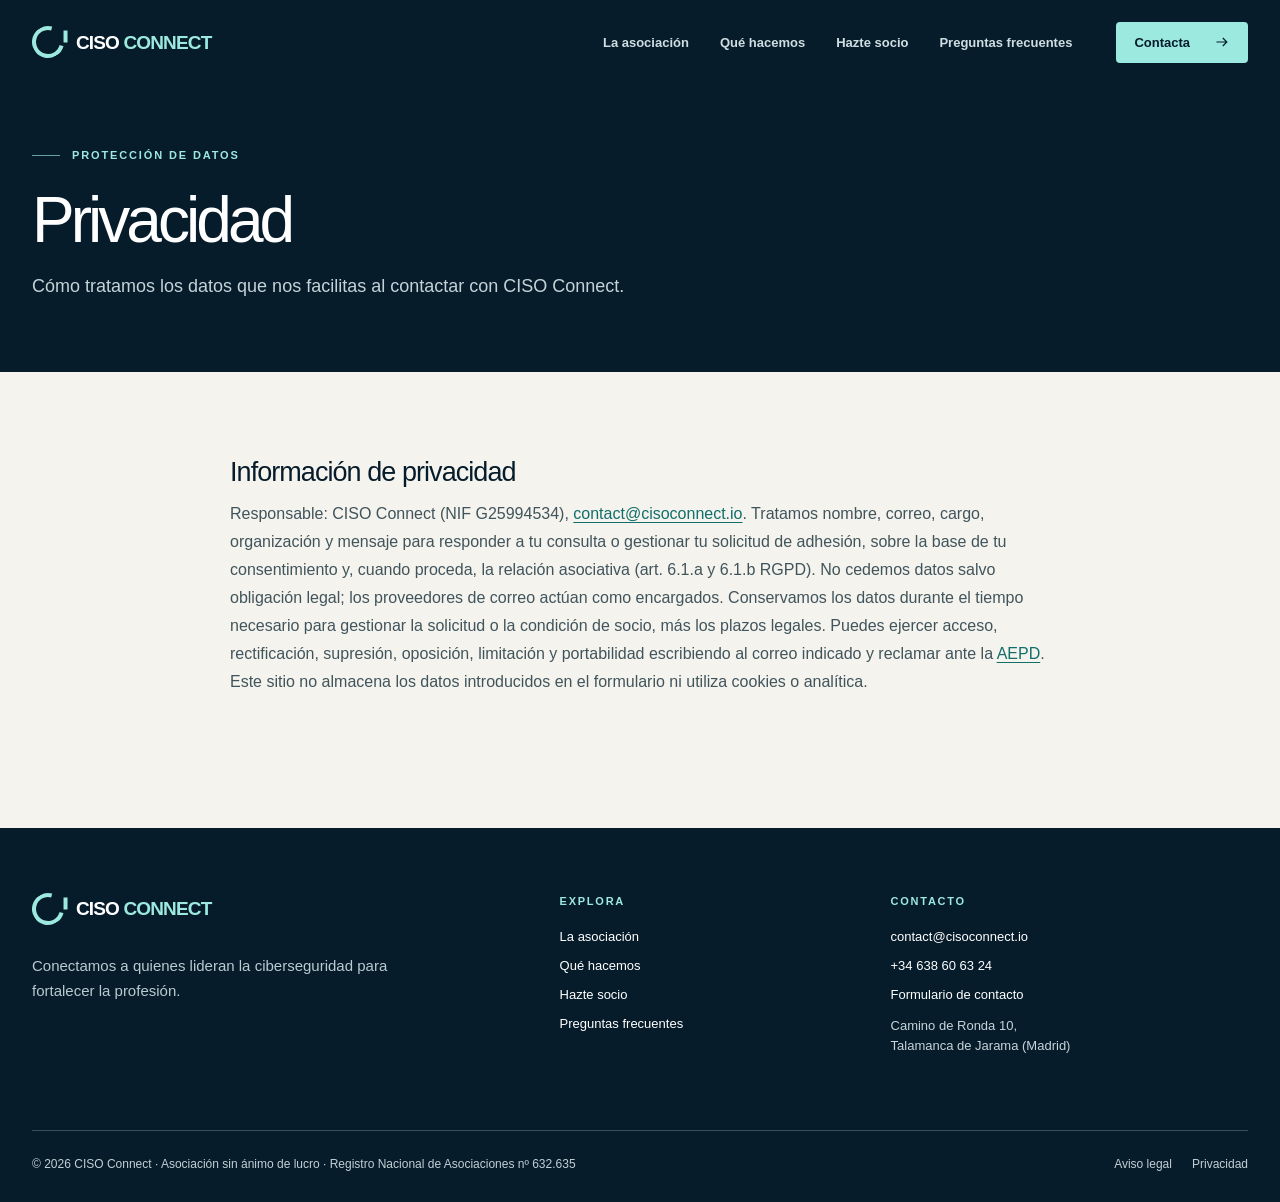
<file: privacidad.html>
<!doctype html>
<html lang="es">
<head>
  <meta charset="utf-8">
  <meta name="viewport" content="width=device-width, initial-scale=1">
  <meta name="theme-color" content="#071c2b">
  <meta name="description" content="Información sobre el tratamiento de datos personales al contactar o solicitar la adhesión a CISO Connect.">
  <title>Privacidad | CISO Connect</title>
  <link rel="icon" href="assets/favicon.svg" type="image/svg+xml">
  <link rel="stylesheet" href="assets/site.css">
  
  <noscript><style>@media (max-width:760px){.nav{height:auto;display:block;padding-block:18px}.menu-toggle{display:none}.nav-links{position:static;display:flex;box-shadow:none;padding:18px 0 0}.nav-links .btn{margin-top:14px}}</style></noscript>
</head>
<body>
  <a class="skip" href="#main">Saltar al contenido</a>
  <header class="site-header">
    <div class="wrap nav">
      <a class="brand" href="index.html" aria-label="CISO Connect, inicio"><span class="brand-symbol" aria-hidden="true"></span><span class="brand-name">CISO <span>CONNECT</span></span></a>
      <button class="menu-toggle" type="button" aria-controls="primary-navigation" aria-expanded="false" aria-label="Abrir menú">
        <svg viewBox="0 0 24 24" fill="none" stroke="currentColor" stroke-width="1.7" stroke-linecap="round"><path d="M3 7h18M3 12h18M3 17h18"></path></svg>
      </button>
      <nav class="nav-links" id="primary-navigation" aria-label="Navegación principal">
        <a href="asociacion.html">La asociación</a><a href="actividades.html">Qué hacemos</a><a href="socios.html">Hazte socio</a><a href="preguntas.html">Preguntas frecuentes</a>
        <a class="btn" href="contacto.html">Contacta <svg viewBox="0 0 20 20" fill="none" stroke="currentColor" stroke-width="1.5"><path d="M3 10h13m-5-5 5 5-5 5"></path></svg></a>
      </nav>
    </div>
  </header>
  
  <main id="main"><section class="page-hero compact" aria-labelledby="page-title"><div class="wrap"><p class="eyebrow">Protección de datos</p><h1 id="page-title">Privacidad</h1><p>Cómo tratamos los datos que nos facilitas al contactar con CISO Connect.</p></div></section><section class="legal-page"><div class="wrap"><section id="privacidad" aria-labelledby="privacy-title"><h2 id="privacy-title">Información de privacidad</h2><p>Responsable: CISO Connect (NIF G25994534), <a href="mailto:contact@cisoconnect.io">contact@cisoconnect.io</a>. Tratamos nombre, correo, cargo, organización y mensaje para responder a tu consulta o gestionar tu solicitud de adhesión, sobre la base de tu consentimiento y, cuando proceda, la relación asociativa (art. 6.1.a y 6.1.b RGPD). No cedemos datos salvo obligación legal; los proveedores de correo actúan como encargados. Conservamos los datos durante el tiempo necesario para gestionar la solicitud o la condición de socio, más los plazos legales. Puedes ejercer acceso, rectificación, supresión, oposición, limitación y portabilidad escribiendo al correo indicado y reclamar ante la <a href="https://www.aepd.es/" rel="noopener noreferrer">AEPD</a>. Este sitio no almacena los datos introducidos en el formulario ni utiliza cookies o analítica.</p></section>
  </div></section></main>
  <footer class="footer"><div class="wrap">
    <div class="footer-top"><div><a class="brand" href="index.html" aria-label="CISO Connect, volver al inicio"><span class="brand-symbol" aria-hidden="true"></span><span class="brand-name">CISO <span>CONNECT</span></span></a><p class="footer-tagline">Conectamos a quienes lideran la ciberseguridad para fortalecer la profesión.</p></div>
      <div><h3>Explora</h3><nav class="footer-links" aria-label="Navegación de pie de página"><a href="asociacion.html">La asociación</a><a href="actividades.html">Qué hacemos</a><a href="socios.html">Hazte socio</a><a href="preguntas.html">Preguntas frecuentes</a></nav></div>
      <div><h3>Contacto</h3><div class="footer-links"><a href="mailto:contact@cisoconnect.io">contact@cisoconnect.io</a><a href="tel:+34638606324">+34 638 60 63 24</a><a href="contacto.html">Formulario de contacto</a><address>Camino de Ronda 10, <br>Talamanca de Jarama (Madrid)</address></div></div>
    </div>
    <div class="footer-bottom"><p>© <span id="year">2026</span> CISO Connect · Asociación sin ánimo de lucro · Registro Nacional de Asociaciones nº 632.635</p><div class="legal-links"><a href="aviso-legal.html">Aviso legal</a><a href="privacidad.html">Privacidad</a></div></div>
  </div></footer>
  
  <script src="assets/site.js" defer></script>
</body>
</html>
</file>
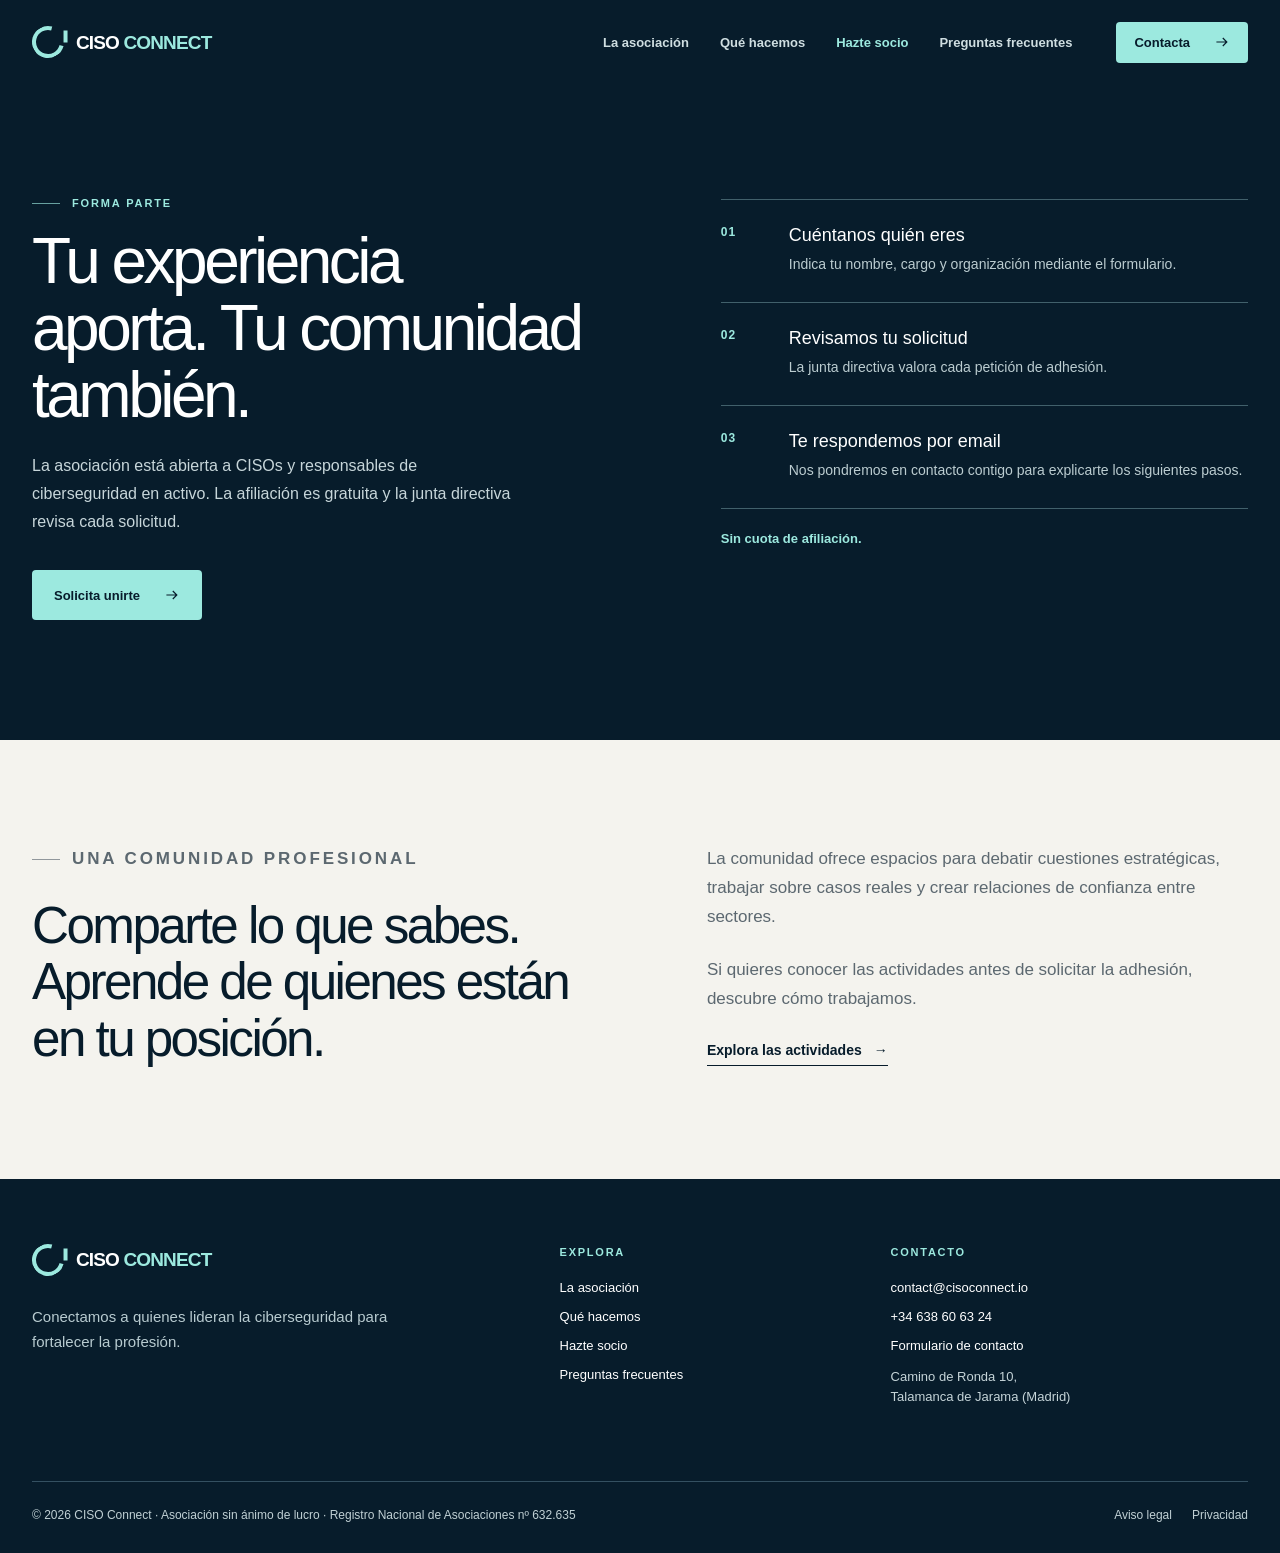
<file: socios.html>
<!doctype html>
<html lang="es">
<head>
  <meta charset="utf-8">
  <meta name="viewport" content="width=device-width, initial-scale=1">
  <meta name="theme-color" content="#071c2b">
  <meta name="description" content="La afiliación a CISO Connect es gratuita para CISOs y responsables de ciberseguridad en activo. Conoce el proceso de adhesión.">
  <title>Hazte socio | CISO Connect</title>
  <link rel="icon" href="assets/favicon.svg" type="image/svg+xml">
  <link rel="stylesheet" href="assets/site.css">
  
  <noscript><style>@media (max-width:760px){.nav{height:auto;display:block;padding-block:18px}.menu-toggle{display:none}.nav-links{position:static;display:flex;box-shadow:none;padding:18px 0 0}.nav-links .btn{margin-top:14px}}</style></noscript>
</head>
<body>
  <a class="skip" href="#main">Saltar al contenido</a>
  <header class="site-header">
    <div class="wrap nav">
      <a class="brand" href="index.html" aria-label="CISO Connect, inicio"><span class="brand-symbol" aria-hidden="true"></span><span class="brand-name">CISO <span>CONNECT</span></span></a>
      <button class="menu-toggle" type="button" aria-controls="primary-navigation" aria-expanded="false" aria-label="Abrir menú">
        <svg viewBox="0 0 24 24" fill="none" stroke="currentColor" stroke-width="1.7" stroke-linecap="round"><path d="M3 7h18M3 12h18M3 17h18"></path></svg>
      </button>
      <nav class="nav-links" id="primary-navigation" aria-label="Navegación principal">
        <a href="asociacion.html">La asociación</a><a href="actividades.html">Qué hacemos</a><a href="socios.html" aria-current="page">Hazte socio</a><a href="preguntas.html">Preguntas frecuentes</a>
        <a class="btn" href="contacto.html">Contacta <svg viewBox="0 0 20 20" fill="none" stroke="currentColor" stroke-width="1.5"><path d="M3 10h13m-5-5 5 5-5 5"></path></svg></a>
      </nav>
    </div>
  </header>
  
  <main id="main"><section class="join" id="socios" aria-labelledby="join-title"><div class="wrap join-grid">
      <div><p class="eyebrow">Forma parte</p><h1 id="join-title">Tu experiencia aporta. Tu comunidad también.</h1><p class="join-intro">La asociación está abierta a CISOs y responsables de ciberseguridad en activo. La afiliación es gratuita y la junta directiva revisa cada solicitud.</p><a class="btn" href="contacto.html?motivo=asociarme#contact-form">Solicita unirte <svg viewBox="0 0 20 20" fill="none" stroke="currentColor" stroke-width="1.5"><path d="M3 10h13m-5-5 5 5-5 5"></path></svg></a></div>
      <div><ol class="join-steps"><li><span>01</span><div><h3>Cuéntanos quién eres</h3><p>Indica tu nombre, cargo y organización mediante el formulario.</p></div></li><li><span>02</span><div><h3>Revisamos tu solicitud</h3><p>La junta directiva valora cada petición de adhesión.</p></div></li><li><span>03</span><div><h3>Te respondemos por email</h3><p>Nos pondremos en contacto contigo para explicarte los siguientes pasos.</p></div></li></ol><p class="join-foot">Sin cuota de afiliación.</p></div>
    </div></section>

    <section class="member-detail"><div class="wrap member-detail-grid"><div><p class="eyebrow">Una comunidad profesional</p><h2>Comparte lo que sabes. Aprende de quienes están en tu posición.</h2></div><div><p>La comunidad ofrece espacios para debatir cuestiones estratégicas, trabajar sobre casos reales y crear relaciones de confianza entre sectores.</p><p>Si quieres conocer las actividades antes de solicitar la adhesión, descubre cómo trabajamos.</p><a class="text-link" href="actividades.html">Explora las actividades <span aria-hidden="true">→</span></a></div></div></section></main>
  <footer class="footer"><div class="wrap">
    <div class="footer-top"><div><a class="brand" href="index.html" aria-label="CISO Connect, volver al inicio"><span class="brand-symbol" aria-hidden="true"></span><span class="brand-name">CISO <span>CONNECT</span></span></a><p class="footer-tagline">Conectamos a quienes lideran la ciberseguridad para fortalecer la profesión.</p></div>
      <div><h3>Explora</h3><nav class="footer-links" aria-label="Navegación de pie de página"><a href="asociacion.html">La asociación</a><a href="actividades.html">Qué hacemos</a><a href="socios.html">Hazte socio</a><a href="preguntas.html">Preguntas frecuentes</a></nav></div>
      <div><h3>Contacto</h3><div class="footer-links"><a href="mailto:contact@cisoconnect.io">contact@cisoconnect.io</a><a href="tel:+34638606324">+34 638 60 63 24</a><a href="contacto.html">Formulario de contacto</a><address>Camino de Ronda 10, <br>Talamanca de Jarama (Madrid)</address></div></div>
    </div>
    <div class="footer-bottom"><p>© <span id="year">2026</span> CISO Connect · Asociación sin ánimo de lucro · Registro Nacional de Asociaciones nº 632.635</p><div class="legal-links"><a href="aviso-legal.html">Aviso legal</a><a href="privacidad.html">Privacidad</a></div></div>
  </div></footer>
  
  <script src="assets/site.js" defer></script>
</body>
</html>
</file>
<file: assets/site.css>
:root {
      --ink:#071c2b; --deep:#0a2637; --deep-2:#103448; --paper:#f4f3ee;
      --white:#fff; --muted:#5c6870; --line:#d9ddd9; --aqua:#9ce9df;
      --aqua-strong:#79d8cb; --max:1240px;
    }
    *, *::before, *::after { box-sizing:border-box; }
    html { scroll-behavior:smooth; scroll-padding-top:88px; }
    body { margin:0; background:var(--paper); color:var(--ink); font-family:Arial,Helvetica,sans-serif; -webkit-font-smoothing:antialiased; }
    body.menu-open { overflow:hidden; }
    a { color:inherit; text-decoration:none; }
    button, input, select, textarea { font:inherit; }
    button { cursor:pointer; }
    img { display:block; max-width:100%; }
    :focus-visible { outline:3px solid #31bdae; outline-offset:4px; }
    .wrap { width:min(calc(100% - 64px),var(--max)); margin-inline:auto; }
    .skip { position:absolute; z-index:100; top:-80px; left:16px; padding:12px 16px; background:white; }
    .skip:focus { top:12px; }
    .eyebrow { display:flex; gap:12px; align-items:center; margin:0; font-size:11px; line-height:1.35; font-weight:700; text-transform:uppercase; letter-spacing:.17em; }
    .eyebrow::before { content:""; width:28px; height:1px; flex:none; background:currentColor; opacity:.65; }
    .section-head { display:flex; gap:40px; justify-content:space-between; align-items:end; margin-bottom:48px; }
    .section-head h2, .narrative h2, .join h2, .contact h2 { font-size:clamp(36px,5vw,66px); line-height:1.045; letter-spacing:-.055em; font-weight:500; margin:17px 0 0; max-width:760px; }
    .section-head p:last-child { max-width:360px; margin:0 0 4px; color:var(--muted); line-height:1.62; font-size:16px; }
    .btn { display:inline-flex; align-items:center; justify-content:center; gap:24px; min-height:50px; padding:0 21px; border:1px solid transparent; border-radius:4px; background:var(--aqua); color:var(--ink); font-size:13px; font-weight:700; transition:background .2s,transform .2s,border-color .2s; }
    .btn:hover { background:var(--aqua-strong); transform:translateY(-2px); }
    .btn svg { width:16px; height:16px; }
    .btn-outline { background:transparent; color:var(--white); border-color:rgba(255,255,255,.5); }
    .btn-outline:hover { background:rgba(255,255,255,.1); border-color:#fff; }
    .text-link { display:inline-flex; gap:12px; align-items:center; width:max-content; padding-bottom:7px; border-bottom:1px solid currentColor; font-size:14px; font-weight:700; }
    .text-link svg { width:16px; transition:transform .2s; }
    .text-link:hover svg { transform:translateX(4px); }

    .site-header { position:relative; z-index:20; background:var(--ink); color:var(--white); }
    .nav { display:flex; align-items:center; justify-content:space-between; height:84px; gap:20px; }
    .brand { display:inline-flex; align-items:center; gap:12px; flex:none; color:white; }
    .brand-symbol { position:relative; display:block; width:32px; height:32px; border:4px solid var(--aqua); border-right-color:transparent; border-radius:50%; transform:rotate(-30deg); }
    .brand-symbol::after { content:""; position:absolute; inset:6px -9px 6px 13px; border-right:4px solid var(--aqua); transform:rotate(30deg); }
    .brand-name { display:block; font-size:19px; line-height:1; font-weight:800; letter-spacing:-.045em; white-space:nowrap; }
    .brand-name span { color:var(--aqua); }
    .nav-links { display:flex; align-items:center; gap:31px; margin-left:auto; font-size:13px; font-weight:600; }
    .nav-links a:not(.btn) { color:#cfdee1; transition:color .2s; }
    .nav-links a:not(.btn):hover { color:white; }
    .nav-links .btn { min-height:41px; margin-left:13px; padding:0 17px; }
    .menu-toggle { display:none; width:43px; height:43px; border:1px solid #65818b; border-radius:3px; background:transparent; color:white; }
    .menu-toggle svg { width:23px; height:23px; }

    .hero { position:relative; overflow:hidden; background:var(--ink); color:var(--white); }
    .hero::before { content:""; position:absolute; width:650px; height:650px; border:1px solid rgba(156,233,223,.12); border-radius:50%; top:-440px; left:-100px; pointer-events:none; }
    .hero-grid { display:grid; grid-template-columns:47% 53%; min-height:620px; }
    .hero-copy { display:flex; flex-direction:column; align-items:flex-start; justify-content:center; padding:74px 52px 88px 0; position:relative; z-index:2; }
    .hero .eyebrow { color:var(--aqua); }
    h1 { max-width:680px; margin:30px 0 23px; font-size:clamp(49px,5.9vw,83px); line-height:.99; font-weight:500; letter-spacing:-.062em; }
    h1 em { color:var(--aqua); font-family:Georgia,'Times New Roman',serif; font-weight:400; }
    .hero-lead { max-width:492px; color:#c4d3d7; font-size:17px; line-height:1.65; margin:0; }
    .hero-actions { display:flex; align-items:center; flex-wrap:wrap; gap:26px; margin-top:38px; }
    .hero-visual { position:relative; min-height:620px; margin-right:calc((min(100vw,var(--max)) - 100vw) / 2); overflow:hidden; background:#42616c; }
    .hero-visual img { width:100%; height:100%; position:absolute; inset:0; object-fit:cover; object-position:right center; filter:saturate(.82) contrast(1.03); }
    .hero-visual::after { content:""; position:absolute; inset:0; background:linear-gradient(90deg,rgba(7,28,43,.22),transparent 40%),linear-gradient(0deg,rgba(7,28,43,.60),transparent 38%); }
    .image-caption { position:absolute; z-index:2; right:29px; bottom:28px; display:flex; align-items:center; gap:11px; color:#fff; text-transform:uppercase; letter-spacing:.13em; font-size:10px; font-weight:700; }
    .image-caption::before { content:""; width:34px; height:1px; background:var(--aqua); }
    .hero-note { position:absolute; z-index:3; right:0; top:0; padding:18px 26px; background:var(--aqua); color:var(--ink); font-size:11px; font-weight:700; text-transform:uppercase; letter-spacing:.11em; }
    .fact-bar { background:#103244; color:white; }
    .fact-list { display:grid; grid-template-columns:repeat(3,1fr); }
    .fact-list div { display:flex; align-items:center; gap:16px; min-height:92px; padding:15px 28px; border-left:1px solid rgba(255,255,255,.16); }
    .fact-list div:first-child { padding-left:0; border-left:0; }
    .fact-list strong { display:flex; width:31px; height:31px; flex:none; align-items:center; justify-content:center; border:1px solid var(--aqua); border-radius:50%; color:var(--aqua); font-size:15px; font-weight:400; }
    .fact-list span { font-size:13px; font-weight:600; line-height:1.4; }

    .narrative { padding:124px 0 128px; }
    .narrative-grid { display:grid; grid-template-columns:.82fr 1.18fr; gap:10%; align-items:start; }
    .narrative h2 { margin-bottom:31px; }
    .narrative h2 em { font-family:Georgia,'Times New Roman',serif; font-weight:400; }
    .narrative-body { padding-top:54px; }
    .narrative-body p { max-width:590px; margin:0 0 29px; font-size:clamp(19px,2.15vw,26px); line-height:1.47; letter-spacing:-.028em; }
    .narrative-body p + p { color:var(--muted); font-size:16px; letter-spacing:0; line-height:1.7; }
    .narrative .text-link { margin-top:9px; }

    .values { padding:0 0 124px; }
    .values-grid { display:grid; grid-template-columns:repeat(3,1fr); gap:0; border-top:1px solid #bcc7c7; border-bottom:1px solid #bcc7c7; }
    .value { min-height:260px; padding:30px 38px 35px; border-left:1px solid #bcc7c7; }
    .value:first-child { border-left:0; padding-left:0; }
    .value:last-child { padding-right:0; }
    .value .num { display:block; color:#4e6268; font-size:11px; font-weight:700; letter-spacing:.15em; }
    .value h3 { margin:39px 0 13px; font-size:25px; font-weight:500; letter-spacing:-.045em; }
    .value p { max-width:310px; margin:0; color:var(--muted); font-size:14px; line-height:1.65; }

    .editorial { background:var(--deep); color:white; }
    .editorial-grid { display:grid; grid-template-columns:49% 51%; min-height:490px; }
    .editorial-photo { min-height:490px; background:#557079; overflow:hidden; }
    .editorial-photo img { width:100%; height:100%; object-fit:cover; object-position:center; filter:saturate(.8); }
    .editorial-copy { display:flex; flex-direction:column; justify-content:center; padding:68px clamp(35px,7vw,110px); }
    .editorial .eyebrow { color:var(--aqua); }
    .editorial-copy h2 { max-width:600px; margin:27px 0 24px; font-size:clamp(36px,4.35vw,60px); font-weight:400; line-height:1.08; letter-spacing:-.055em; }
    .editorial-copy h2 em { color:var(--aqua); font-family:Georgia,'Times New Roman',serif; }
    .editorial-copy p:last-child { max-width:490px; color:#c8d6d8; font-size:15px; line-height:1.7; }

    .activities { padding:130px 0 140px; }
    .activity-grid { display:grid; grid-template-columns:repeat(3,1fr); gap:1px; background:#ced5d3; border:1px solid #ced5d3; }
    .activity { min-height:280px; padding:32px 33px 34px; background:var(--paper); transition:background .2s; }
    .activity:hover { background:#fff; }
    .activity-top { display:flex; justify-content:space-between; align-items:start; }
    .activity-top span { font-size:12px; color:#4e6268; letter-spacing:.09em; }
    .activity-top svg { width:36px; height:36px; color:#248b89; stroke-width:1.4; }
    .activity h3 { margin:55px 0 12px; font-size:22px; font-weight:500; letter-spacing:-.035em; }
    .activity p { max-width:320px; margin:0; color:var(--muted); font-size:14px; line-height:1.65; }

    .join { padding:112px 0 120px; background:var(--ink); color:white; }
    .join-grid { display:grid; grid-template-columns:1fr .95fr; gap:11%; align-items:start; }
    .join .eyebrow { color:var(--aqua); }
    .join h2 { margin-bottom:25px; }
    .join-intro { max-width:490px; margin:0; color:#c7d6da; line-height:1.72; font-size:16px; }
    .join .btn { margin-top:35px; }
    .join-steps { margin:3px 0 0; padding:0; list-style:none; border-top:1px solid #41606b; }
    .join-steps li { display:grid; grid-template-columns:48px 1fr; gap:20px; padding:25px 0 27px; border-bottom:1px solid #41606b; }
    .join-steps span { color:var(--aqua); font-size:12px; font-weight:700; letter-spacing:.1em; }
    .join-steps h3 { margin:0 0 7px; font-size:18px; font-weight:500; }
    .join-steps p { margin:0; color:#bbccd0; font-size:14px; line-height:1.58; }
    .join-foot { margin-top:22px; color:var(--aqua); font-size:13px; font-weight:700; }

    .faq { padding:112px 0 120px; }
    .faq-grid { display:grid; grid-template-columns:.7fr 1.3fr; gap:12%; }
    .faq h2 { margin:17px 0 0; font-size:clamp(36px,4.4vw,54px); letter-spacing:-.05em; font-weight:500; line-height:1.1; }
    .faq-list { border-top:1px solid #b8c6c6; }
    .faq details { border-bottom:1px solid #b8c6c6; }
    .faq summary { display:flex; justify-content:space-between; align-items:center; gap:25px; padding:24px 0; cursor:pointer; list-style:none; font-size:18px; font-weight:500; letter-spacing:-.025em; }
    .faq summary::-webkit-details-marker { display:none; }
    .faq summary::after { content:"+"; flex:none; color:#248b89; font-size:25px; line-height:1; font-weight:300; }
    .faq details[open] summary::after { content:"−"; }
    .faq details p { max-width:650px; margin:-5px 40px 25px 0; color:var(--muted); font-size:15px; line-height:1.7; }

    .contact { padding:120px 0; background:#e7ebe7; }
    .contact-grid { display:grid; grid-template-columns:.82fr 1.18fr; gap:10%; }
    .contact h2 { margin-bottom:24px; }
    .contact-intro { max-width:400px; color:var(--muted); font-size:16px; line-height:1.67; }
    .contact-methods { margin-top:58px; }
    .contact-methods span { display:block; margin-bottom:9px; color:#455d62; text-transform:uppercase; font-size:11px; letter-spacing:.14em; font-weight:700; }
    .contact-methods a { display:block; width:max-content; margin:0 0 31px; font-size:21px; letter-spacing:-.025em; border-bottom:1px solid #7a9999; padding-bottom:4px; }
    .contact-methods a:hover { color:#137b77; }
    .form-panel { padding:43px 44px 48px; background:white; box-shadow:0 20px 56px rgba(10,38,55,.055); }
    .form-panel h3 { margin:0 0 7px; font-size:24px; font-weight:500; letter-spacing:-.035em; }
    .form-panel > p { margin:0 0 29px; color:var(--muted); font-size:14px; line-height:1.5; }
    .form-grid { display:grid; grid-template-columns:repeat(2,1fr); gap:21px 18px; }
    .field-full { grid-column:1/-1; }
    label { display:block; margin-bottom:8px; color:#263e4b; font-size:12px; font-weight:700; }
    .required { color:#177f7b; }
    input:not([type=checkbox]), select, textarea { display:block; width:100%; min-height:47px; padding:11px 12px; border:1px solid #bac8ca; border-radius:2px; background:#fbfcfb; color:var(--ink); font-size:14px; outline:none; transition:border-color .2s,box-shadow .2s; }
    textarea { min-height:125px; resize:vertical; }
    input:not([type=checkbox]):focus, select:focus, textarea:focus { border-color:#178b84; box-shadow:0 0 0 3px rgba(121,216,203,.2); }
    input::placeholder, textarea::placeholder { color:#899a9e; }
    .consent { display:flex; gap:11px; align-items:flex-start; margin:25px 0 21px; font-size:12px; line-height:1.6; color:#455860; }
    .consent input { margin:3px 0 0; accent-color:#137d78; width:16px; height:16px; flex:none; }
    .consent label { margin:0; font-weight:400; font-size:12px; color:inherit; }
    .consent a { text-decoration:underline; text-underline-offset:2px; }
    .form-actions { display:flex; flex-wrap:wrap; gap:15px; align-items:center; }
    .form-actions .btn { border:0; }
    .form-note { max-width:360px; color:#52666b; font-size:12px; line-height:1.5; }
    .form-status { min-height:19px; margin:12px 0 0; color:#1a6f68; font-size:12px; }

    .footer { padding:65px 0 28px; background:var(--ink); color:white; }
    .footer-top { display:grid; grid-template-columns:1.35fr .8fr 1fr; gap:45px; padding-bottom:74px; }
    .footer-tagline { max-width:370px; margin:25px 0 0; color:#b8cbd0; font-size:15px; line-height:1.65; }
    .footer h3 { margin:2px 0 22px; color:var(--aqua); font-size:11px; text-transform:uppercase; letter-spacing:.16em; }
    .footer-links { display:grid; gap:14px; font-size:13px; }
    .footer-links a:hover { color:var(--aqua); }
    .footer-bottom { display:flex; justify-content:space-between; gap:24px; border-top:1px solid #345061; padding-top:24px; color:#c0d0d4; font-size:12px; line-height:1.55; }
    .footer-bottom p { margin:0; }
    .legal-links { display:flex; gap:20px; }
    .legal-links a:hover { color:white; }
    .legal-content { background:#0d2a3b; color:#c2d1d5; }
    .legal-content .wrap { display:grid; grid-template-columns:1fr 1fr; gap:55px; padding-block:30px; }
    .legal-content h2 { margin:0 0 11px; font-size:15px; color:#fff; }
    .legal-content p { margin:0; font-size:12px; line-height:1.7; }
    .legal-content a { text-decoration:underline; }

    @media (max-width:1020px) {
      .nav-links { gap:18px; }
      .hero-grid { grid-template-columns:51% 49%; }
      .hero-copy { padding-right:24px; }
      .hero-visual { margin-right:-32px; }
      .editorial-copy { padding-inline:45px; }
      .join-grid { gap:7%; }
    }
    @media (max-width:760px) {
      html { scroll-padding-top:68px; }
      .wrap { width:min(calc(100% - 36px),var(--max)); }
      .nav { height:68px; }
      .brand-name { font-size:17px; }
      .brand-symbol { width:29px; height:29px; }
      .menu-toggle { display:grid; place-items:center; }
      .nav-links { position:absolute; z-index:20; top:68px; left:0; right:0; display:none; flex-direction:column; align-items:stretch; gap:0; padding:14px 18px 25px; background:var(--ink); box-shadow:0 20px 30px rgba(0,0,0,.18); }
      .nav-links.open { display:flex; }
      .nav-links a:not(.btn) { padding:15px 3px; border-bottom:1px solid #345061; }
      .nav-links .btn { margin:20px 0 0; }
      .hero-grid { display:flex; flex-direction:column; min-height:0; }
      .hero-copy { padding:80px 0 64px; }
      h1 { max-width:600px; font-size:clamp(51px,9.5vw,78px); }
      .hero-visual { min-height:420px; margin:0 -18px; }
      .hero-note { right:18px; }
      .fact-list { grid-template-columns:1fr; padding-block:9px; }
      .fact-list div { min-height:56px; padding:10px 0; border-left:0; border-top:1px solid rgba(255,255,255,.14); }
      .fact-list div:first-child { border-top:0; }
      .narrative { padding:85px 0; }
      .narrative-grid, .join-grid, .faq-grid, .contact-grid { grid-template-columns:1fr; gap:30px; }
      .narrative-body { padding-top:0; }
      .narrative-body p { font-size:21px; }
      .values { padding-bottom:90px; }
      .values-grid { grid-template-columns:1fr; }
      .value, .value:first-child, .value:last-child { padding:26px 0; min-height:0; border-left:0; border-top:1px solid #bcc7c7; }
      .value:first-child { border-top:0; }
      .value h3 { margin-top:23px; }
      .editorial-grid { grid-template-columns:1fr; }
      .editorial-photo { min-height:360px; max-height:440px; }
      .editorial-copy { padding:70px 18px 75px; }
      .activities { padding:88px 0 95px; }
      .section-head { display:block; margin-bottom:35px; }
      .section-head p:last-child { margin-top:19px; }
      .activity-grid { grid-template-columns:repeat(2,1fr); }
      .activity { min-height:255px; padding:25px; }
      .join { padding:84px 0 90px; }
      .join-steps { margin-top:26px; }
      .faq { padding:85px 0 90px; }
      .contact { padding:86px 0; }
      .contact-methods { margin-top:33px; }
      .form-panel { padding:30px 26px; }
      .footer-top { grid-template-columns:1fr 1fr; gap:50px 35px; padding-bottom:55px; }
      .footer-top > div:first-child { grid-column:1/-1; }
      .legal-content .wrap { grid-template-columns:1fr; gap:25px; }
    }
    @media (max-width:520px) {
      .hero-copy { padding-top:68px; }
      h1 { font-size:clamp(46px,11.5vw,60px); }
      .hero-lead { font-size:15px; }
      .hero-actions { align-items:flex-start; flex-direction:column; gap:22px; }
      .hero-visual { min-height:320px; }
      .hero-note { font-size:9px; padding:13px; }
      .image-caption { font-size:9px; }
      .section-head h2, .narrative h2, .join h2, .contact h2 { font-size:39px; }
      .activity-grid { grid-template-columns:1fr; }
      .activity { min-height:230px; }
      .activity h3 { margin-top:40px; }
      .form-grid { grid-template-columns:1fr; }
      .form-panel { margin-inline:-6px; padding:27px 21px; }
      .footer-top { grid-template-columns:1fr; gap:35px; }
      .footer-top > div:first-child { grid-column:auto; }
      .footer-bottom { flex-direction:column; }
      .legal-links { flex-wrap:wrap; }
    }
    @media (prefers-reduced-motion:reduce) {
      html { scroll-behavior:auto; }
      *,*::before,*::after { transition-duration:.01ms!important; animation-duration:.01ms!important; }
    }
  

/* Shared page layouts */
.nav-links a[aria-current="page"]:not(.btn) { color:var(--aqua); }
.nav-links a.btn[aria-current="page"] { background:white; }
.join h1, .contact h1 { margin:17px 0 24px; max-width:760px; font-size:clamp(36px,5vw,66px); line-height:1.045; letter-spacing:-.055em; font-weight:500; }
.page-hero { padding:85px 0 95px; background:var(--ink); color:white; }
.page-hero .eyebrow { color:var(--aqua); }
.page-hero h1 { max-width:910px; margin:26px 0 20px; font-size:clamp(48px,6vw,78px); }
.page-hero p:last-child { max-width:710px; margin:0; color:#c4d3d7; font-size:18px; line-height:1.65; }
.page-hero.compact { padding:64px 0 70px; }
.page-hero.compact h1 { font-size:clamp(43px,5vw,64px); }
.home-intro { padding:122px 0 108px; }
.home-intro-grid { display:grid; grid-template-columns:.95fr 1.05fr; gap:10%; align-items:start; }
.home-intro h2 { max-width:630px; margin:18px 0 0; font-size:clamp(39px,4.7vw,63px); line-height:1.08; font-weight:500; letter-spacing:-.055em; }
.home-intro-copy { padding-top:54px; }
.home-intro-copy p { margin:0 0 28px; color:var(--muted); font-size:19px; line-height:1.6; }
.home-paths { padding:0 0 120px; }
.home-paths-grid { display:grid; grid-template-columns:repeat(3,1fr); gap:1px; background:#c7d1d0; border:1px solid #c7d1d0; }
.path-card { display:flex; flex-direction:column; min-height:270px; padding:30px; background:var(--paper); transition:background .2s,transform .2s; }
.path-card:hover { background:white; }
.path-card .num { color:#506369; font-size:12px; font-weight:700; letter-spacing:.13em; }
.path-card h3 { margin:auto 0 14px; font-size:26px; font-weight:500; letter-spacing:-.04em; }
.path-card p { max-width:290px; margin:0; color:var(--muted); font-size:14px; line-height:1.6; }
.path-card .arrow { margin-top:28px; color:#168179; font-size:19px; }
.closing-cta { padding:76px 0 84px; background:#e0e8e5; }
.closing-cta .wrap { display:flex; align-items:center; justify-content:space-between; gap:30px; }
.closing-cta h2 { max-width:720px; margin:13px 0 0; font-size:clamp(34px,4vw,52px); font-weight:500; line-height:1.13; letter-spacing:-.048em; }
.closing-cta .btn { flex:none; background:var(--ink); color:white; }
.closing-cta .btn:hover { background:var(--deep-2); }
.member-detail { padding:105px 0 112px; }
.member-detail-grid { display:grid; grid-template-columns:1fr 1fr; gap:11%; }
.member-detail h2 { max-width:560px; margin:15px 0 0; font-size:clamp(34px,4vw,53px); font-weight:500; line-height:1.1; letter-spacing:-.05em; }
.member-detail p { max-width:540px; margin:0 0 24px; color:var(--muted); font-size:17px; line-height:1.7; }
.member-detail .text-link { margin-top:5px; }
.contact-methods address { margin:0 0 31px; font-size:18px; font-style:normal; line-height:1.5; letter-spacing:-.015em; }
.footer-links address { color:#c5d4d8; font-size:13px; font-style:normal; line-height:1.55; }
.legal-page { padding:85px 0 115px; }
.legal-page .wrap { max-width:820px; }
.legal-page h2 { margin:45px 0 12px; font-size:27px; font-weight:500; letter-spacing:-.035em; }
.legal-page h2:first-child { margin-top:0; }
.legal-page p, .legal-page li { margin:0 0 17px; color:#41545b; font-size:16px; line-height:1.75; }
.legal-page a { color:#126e69; text-decoration:underline; text-underline-offset:3px; }
.legal-page ul { padding-left:22px; }
@media (max-width:760px) {
  .page-hero { padding:66px 0 74px; }
  .page-hero p:last-child { font-size:16px; }
  .home-intro { padding:86px 0 75px; }
  .home-intro-grid, .member-detail-grid { grid-template-columns:1fr; gap:25px; }
  .home-intro-copy { padding-top:0; }
  .home-paths { padding-bottom:90px; }
  .home-paths-grid { grid-template-columns:1fr; }
  .path-card { min-height:215px; }
  .closing-cta .wrap { align-items:flex-start; flex-direction:column; }
  .member-detail { padding:82px 0 90px; }
  .legal-page { padding:65px 0 80px; }
}
@media (max-width:520px) {
  .join h1, .contact h1 { font-size:39px; }
}
</file>
